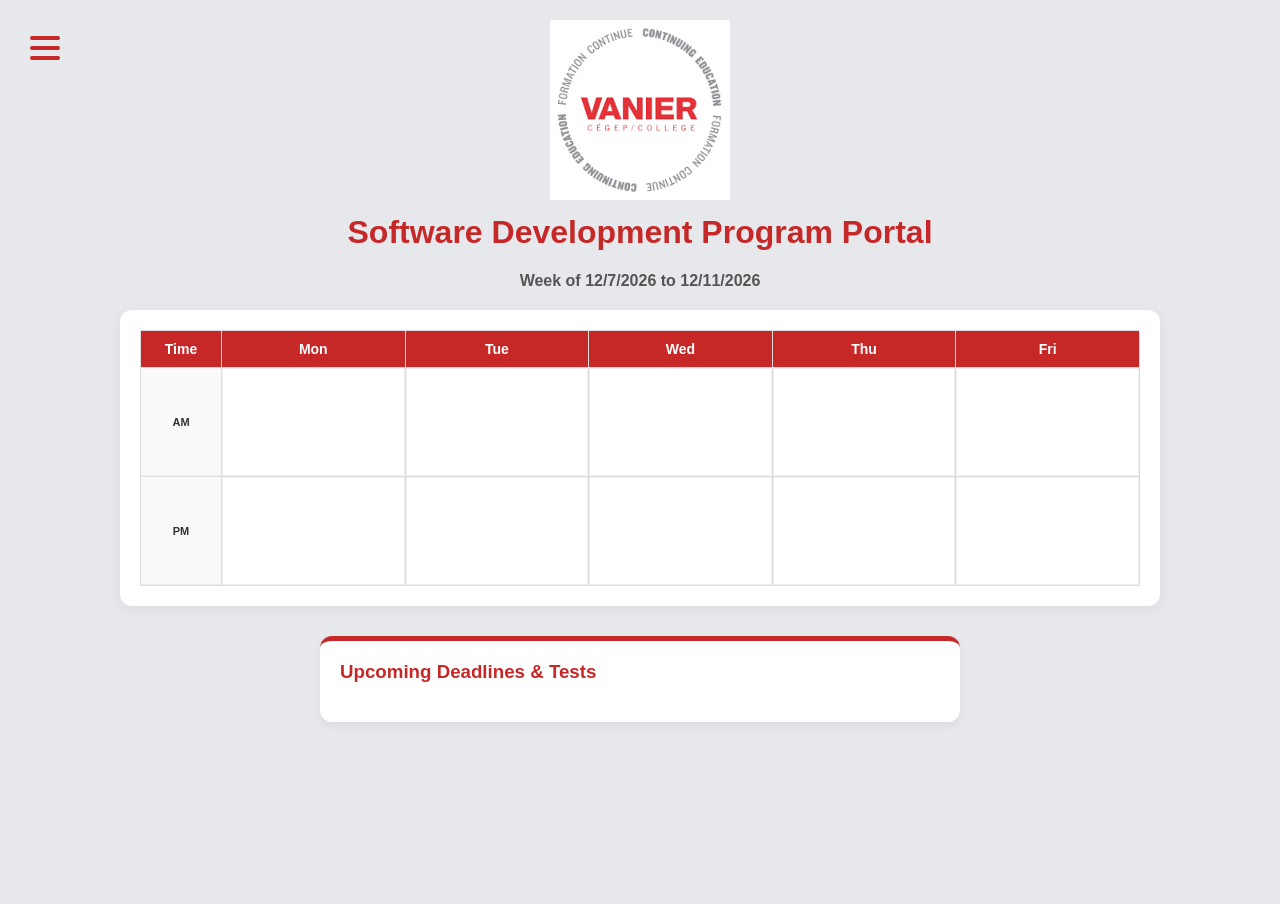
<file: index.html>
<!DOCTYPE html>
<html lang="en">
<head>
    <meta charset="UTF-8">
    <meta name="viewport" content="width=device-width, initial-scale=1.0">
    <title>Course Portal - Vanier College</title>
    <link rel="icon" type="image/jpeg" href="icon_vanier.png">
    <style>
        body, html {
            margin: 0; padding: 0; height: 100%;
            font-family: "Segoe UI", Arial, sans-serif;
            background: #e6e8ec; overflow: hidden; 
        }
        .menu-container {
            position: fixed; top: 20px; left: 20px;
            z-index: 1000; padding: 10px; cursor: pointer;
        }
        .hamburger {
            width: 30px; height: 4px; background-color: #c62828;
            margin: 6px 0; transition: 0.4s; border-radius: 2px;
        }
        .nav-drawer {
            position: fixed; top: 0; left: -280px; 
            width: 260px; height: 100%;
            background-color: #f3f4f6; box-shadow: 2px 0 10px rgba(0,0,0,0.1);
            transition: 0.3s ease; display: flex; flex-direction: column; padding-top: 80px;
        }
        /* .menu-container:hover .nav-drawer { left: 0; } */
        .nav-drawer a {
            padding: 18px 25px; text-decoration: none;
            color: #333; font-weight: bold; border-bottom: 1px solid #e0e0e0;
            transition: all 0.2s;
        }
        .nav-drawer a:hover { background-color: #ffffff; color: #c62828; padding-left: 35px; }
		.nav-drawer.open { left: 0; }
        .omnivox-menu-btn { text-align: center; padding: 20px 0; border-bottom: none !important; }
        .omnivox-menu-btn img { width: 180px; border-radius: 6px; transition: transform 0.2s; }
        .omnivox-menu-btn:hover img { transform: scale(1.05); }
        .content-frame { width: 100%; height: 100vh; border: none; background: #e6e8ec; }
    </style>
</head>
<body>

    <div class="menu-container" onclick="toggleMenu(event)">
		<div class="hamburger"></div>
		<div class="hamburger"></div>
		<div class="hamburger"></div>
	</div>

	<nav class="nav-drawer" id="navDrawer">
		<a href="index.html" onclick="closeMenu()">Main Page</a>
		<a href="Database.html" target="content-viewport" onclick="loadPage('Database.html')">Database (420-921-VA)</a>
		<a href="Programming2.html" target="content-viewport" onclick="loadPage('Programming2.html')">Programming 2 (420-920-VA)</a>
		<a href="https://vaniercollege.omnivox.ca/" target="_blank" class="omnivox-menu-btn" onclick="closeMenu()"><img src="logo_omnivox.jpg" alt="Omnivox"></a>
		<a href="https://ticfp.qc.ca/" target="_blank" class="omnivox-menu-btn" onclick="closeMenu()"><img src="logo-ticfp.png" alt="TicFP"></a>
	</nav>

    <iframe name="content-viewport" class="content-frame" srcdoc="
        <html>
        <head>
            <style>
                body { margin:0; padding:20px; font-family: 'Segoe UI', sans-serif; text-align: center; background: #e6e8ec; color: #333; }
                .schedule-container { max-width: 1000px; margin: 20px auto; padding: 20px; background: white; border-radius: 12px; box-shadow: 0 4px 15px rgba(0,0,0,0.05); }
                .schedule-grid { display: grid; grid-template-columns: 80px repeat(5, 1fr); gap: 1px; background: #ddd; border: 1px solid #ddd; }
                .grid-header { background: #c62828; color: white; padding: 10px; font-weight: bold; font-size: 14px; }
                .time-col { background: #f9f9f9; font-size: 11px; padding: 10px 5px; font-weight: bold; border-bottom: 1px solid #eee; display: flex; align-items: center; justify-content: center; }
                .day-cell { background: white; min-height: 90px; padding: 8px; font-size: 12px; display: flex; flex-direction: column; justify-content: center; border: 1px solid #f0f0f0; }
                .course-box { padding: 6px; border-radius: 4px; border-left: 3px solid #c62828; background: #fff5f5; text-align: left; margin-bottom: 4px; }
                .time-label { display: block; font-weight: bold; color: #c62828; font-size: 10px; }
                .deadline-container { max-width: 600px; margin: 30px auto; text-align: left; background: #fff; padding: 20px; border-radius: 12px; border-top: 5px solid #c62828; box-shadow: 0 4px 10px rgba(0,0,0,0.05); }
                .deadline-item { border-bottom: 1px solid #eee; padding: 10px 0; display: flex; justify-content: space-between; }
                .deadline-date { font-weight: bold; color: #c62828; width: 140px; }
            </style>
        </head>
        <body>
            <img src='logo_vanier.png' style='width: 180px;'>
            <h1 style='color: #c62828; margin-top: 10px;'>Software Development Program Portal</h1>
            <p id='week-range' style='font-weight: bold; color: #555;'></p>
            <div class='schedule-container'>
                <div class='schedule-grid' id='schedule-body'>
                    <div class='grid-header'>Time</div>
                    <div class='grid-header'>Mon</div><div class='grid-header'>Tue</div>
                    <div class='grid-header'>Wed</div><div class='grid-header'>Thu</div>
                    <div class='grid-header'>Fri</div>
                </div>
            </div>
            <div class='deadline-container'>
                <h3 style='margin-top:0; color:#c62828;'>Upcoming Deadlines & Tests</h3>
                <div id='deadline-list'></div>
            </div>

            <script>
                const c = { m: '<b>Math & Logic</b>', o: '<b>Operating Systems</b>', d: '<b>Database</b>', p: '<b>Programming</b>'};
                
                // Complete Schedule Data
                const scheduleData = {
				    '2026-04-27': { mon:[{t:'9:00-12:00',n:c.m},{t:'13:00-16:30',n:c.p,pm:1}], tue:[{t:'9:00-12:00',n:c.m},{t:'13:00-16:30',n:c.o,pm:1}], wed:[{t:'13:00-16:30',n:c.p,pm:1}], thu:[{t:'10:15-12:25',n:c.o}], fri:[{t:'9:00-12:00',n:c.p},{t:'13:00-15:00',n:c.o,pm:1}] },
                    '2026-05-04': { mon:[{t:'8:30-12:30',n:c.p},{t:'13:00-17:00',n:c.d,pm:1}], tue:[{t:'13:00-17:00',n:c.d,pm:1}], wed:[{t:'8:30-12:30',n:c.p},{t:'13:00-16:00',n:c.d,pm:1}], thu:[{t:'08:30-12:30',n:c.p},{t:'13:00-16:00',n:c.d,pm:1}], fri:[] },
                    '2026-05-11': { mon:[{t:'8:30-12:30',n:c.p},{t:'13:00-17:00',n:c.d,pm:1}], tue:[{t:'13:00-17:00',n:c.d,pm:1}], wed:[{t:'8:30-12:30',n:c.p},{t:'13:00-16:00',n:c.d,pm:1}], thu:[{t:'08:30-12:30',n:c.p},{t:'13:00-16:00',n:c.d,pm:1}], fri:[] },
                    '2026-05-18': { mon:[], tue:[{t:'13:00-17:00',n:c.d,pm:1}], wed:[{t:'8:30-12:30',n:c.p},{t:'13:00-16:00',n:c.d,pm:1}], thu:[{t:'08:30-12:30',n:c.p},{t:'13:00-16:00',n:c.d,pm:1}], fri:[] },
                    '2026-05-25': { mon:[{t:'8:30-12:30',n:c.p},{t:'13:00-17:00',n:c.d,pm:1}], tue:[{t:'13:00-17:00',n:c.d,pm:1}], wed:[{t:'8:30-12:30',n:c.p},{t:'13:00-16:00',n:c.d,pm:1}], thu:[{t:'08:30-12:30',n:c.p},{t:'13:00-16:00',n:c.d,pm:1}], fri:[] },
                    '2026-06-01': { mon:[{t:'8:30-12:30',n:c.p},{t:'13:00-17:00',n:c.d,pm:1}], tue:[{t:'13:00-17:00',n:c.d,pm:1}], wed:[{t:'8:30-12:30',n:c.p},{t:'13:00-16:00',n:c.d,pm:1}], thu:[{t:'08:30-13:00',n:c.p},{t:'13:00-16:00',n:c.d,pm:1}], fri:[] },
                    '2026-06-08': { mon:[{t:'8:30-12:30',n:c.p},{t:'13:00-17:00',n:c.d,pm:1}], tue:[{t:'13:00-17:00',n:c.d,pm:1}], wed:[{t:'8:30-12:30',n:c.p},{t:'13:00-16:00',n:c.d,pm:1}], thu:[{t:'08:30-13:00',n:c.p},{t:'13:00-16:00',n:c.d,pm:1}], fri:[] },
                    '2026-06-15': { mon:[{t:'8:30-12:30',n:c.p},{t:'13:00-17:00',n:c.d,pm:1}], tue:[{t:'13:00-17:00',n:c.d,pm:1}], wed:[{t:'8:30-12:30',n:c.p},{t:'13:00-16:00',n:c.d,pm:1}], thu:[{t:'08:30-13:00',n:c.p},{t:'13:00-16:00',n:c.d,pm:1}], fri:[] }
                };

                const deadlines = [
                    {d: '2026-04-02', msg: 'OpSys - Midterm'}, 
                    {d: '2026-04-10', msg: 'Java - Quiz #3'}, 
                    {d: '2026-04-20', msg: 'Math - Test #3'},
                    {d: '2026-04-24', msg: 'Java - Quiz #4'}, 
		            {d: '2026-04-28', msg: 'Math - Final Exam'},
		            {d: '2026-04-30', msg: 'OpSys - Final Exam'},
                    {d: '2026-05-01', msg: 'Java - Project Deadline + Presentation'}
                ];

                function init() {
                    const now = new Date();
                    let day = now.getDay();
                    // Saturday(6) or Sunday(0) logic to get next Monday
                    let offset = (day === 6) ? 2 : (day === 0) ? 1 : (1 - day);
                    const monday = new Date(now);
                    monday.setDate(now.getDate() + offset);
                    monday.setHours(0,0,0,0);
                    
                    const dateStr = monday.toISOString().split('T')[0];
                    const friday = new Date(monday); friday.setDate(monday.getDate() + 4);
                    document.getElementById('week-range').innerText = 'Week of ' + monday.toLocaleDateString() + ' to ' + friday.toLocaleDateString();

                    const currentSched = scheduleData[dateStr] || {mon:[],tue:[],wed:[],thu:[],fri:[]};
                    const grid = document.getElementById('schedule-body');

                    ['AM', 'PM'].forEach((period, pIdx) => {
                        grid.innerHTML += '<div class=\'time-col\'>' + period + '</div>';
                        ['mon','tue','wed','thu','fri'].forEach(d => {
                            const active = (currentSched[d] || []).filter(item => pIdx === 0 ? !item.pm : item.pm);
                            let cellHtml = '<div class=\'day-cell\'>';
                            active.forEach(a => { cellHtml += '<div class=\'course-box\'><span class=\'time-label\'>' + a.t + '</span>' + a.n + '</div>'; });
                            grid.innerHTML += cellHtml + '</div>';
                        });
                    });

                    const todayStr = new Date().toISOString().split('T')[0];
                    const dList = document.getElementById('deadline-list');
                    deadlines.forEach(item => {
                        if (item.d >= todayStr) {
                            dList.innerHTML += '<div class=\'deadline-item\'><span class=\'deadline-date\'>' + item.d + '</span><span>' + item.msg + '</span></div>';
                        }
                    });
                }
                init();
            </script>
        </body>
        </html>
    "></iframe>
	
	<script>
		const nav = document.getElementById('navDrawer');

		// Toggles the menu when clicking the hamburger
		function toggleMenu(event) {
			event.stopPropagation(); // Prevents clicking the hamburger from triggering window.onclick
			nav.classList.toggle('open');
		}

		// Explicitly closes the menu when a link is clicked
		function closeMenu() {
			nav.classList.remove('open');
		}

		// Helper for loading pages and closing menu
		function loadPage(pageUrl) {
			closeMenu();
			const frame = document.getElementsByName('content-viewport')[0];
			frame.src = pageUrl + '?t=' + new Date().getTime();
		}

		// Close menu if user clicks anywhere else on the screen
		window.onclick = function(event) {
			if (!nav.contains(event.target) && nav.classList.contains('open')) {
				closeMenu();
			}
		}
	</script>

</body>
</html>
</file>
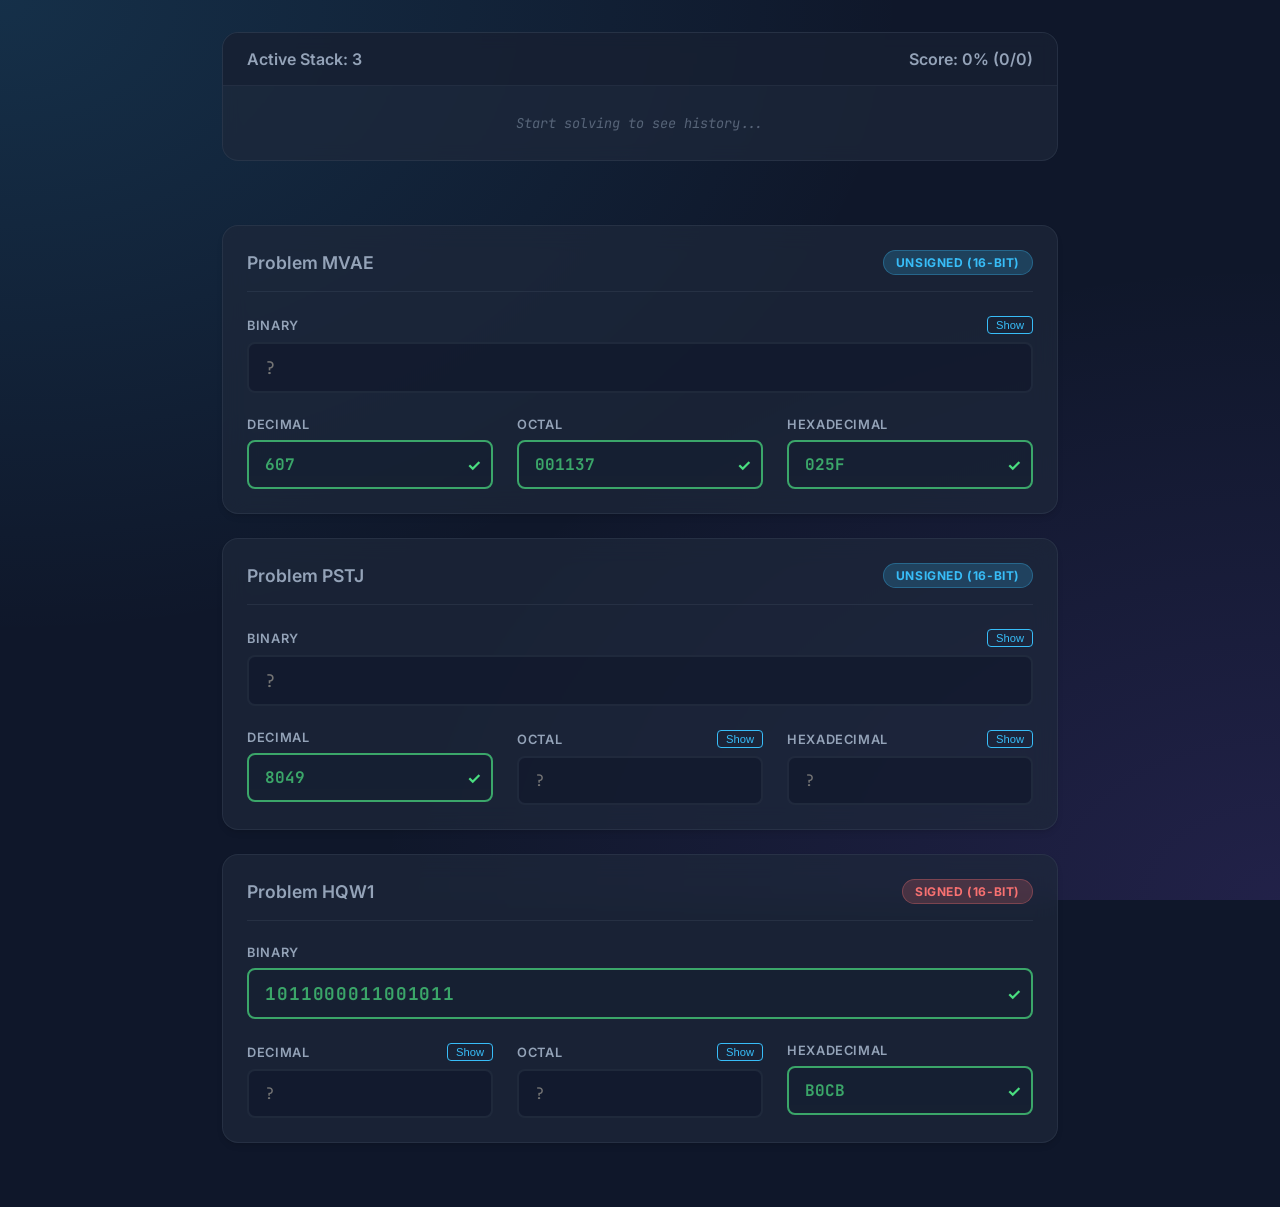
<file: NumConv/index.html>
<!DOCTYPE html>
<html lang="en">

<head>
    <meta charset="UTF-8">
    <meta name="viewport" content="width=device-width, initial-scale=1.0">
    <title>Number System Mastery</title>
    <link rel="preconnect" href="https://fonts.googleapis.com">
    <link rel="preconnect" href="https://fonts.gstatic.com" crossorigin>
    <link
        href="https://fonts.googleapis.com/css2?family=Inter:wght@400;500;700&family=JetBrains+Mono:wght@400;700&display=swap"
        rel="stylesheet">
    <link rel="stylesheet" href="style.css">
</head>

<body>
    <div class="app-container">

        <header>
            <div class="stats-container">
                <div class="score-board">
                    <span>Active Stack: 3</span>
                    <span>Score: <span id="score-percentage">0%</span> (<span id="score-ratio">0/0</span>)</span>
                </div>
                <div id="history-log" class="history-log">
                    <div class="history-placeholder">Start solving to see history...</div>
                </div>
            </div>
        </header>

        <main id="game-board">
            <!-- Cards will be injected here via JS -->
        </main>

        <!-- Explanation Modal -->
        <div id="modal-overlay" class="modal-overlay hidden">
            <div class="modal">
                <div class="modal-header">
                    <h2>Solution Steps</h2>
                    <button id="close-modal" class="close-btn">&times;</button>
                </div>
                <div id="modal-content" class="modal-content">
                    <!-- Content injected via JS -->
                </div>
            </div>
        </div>

        <footer>
            <!-- Footer content if any -->
        </footer>
    </div>
    <script src="script.js"></script>
</body>

</html>
</file>
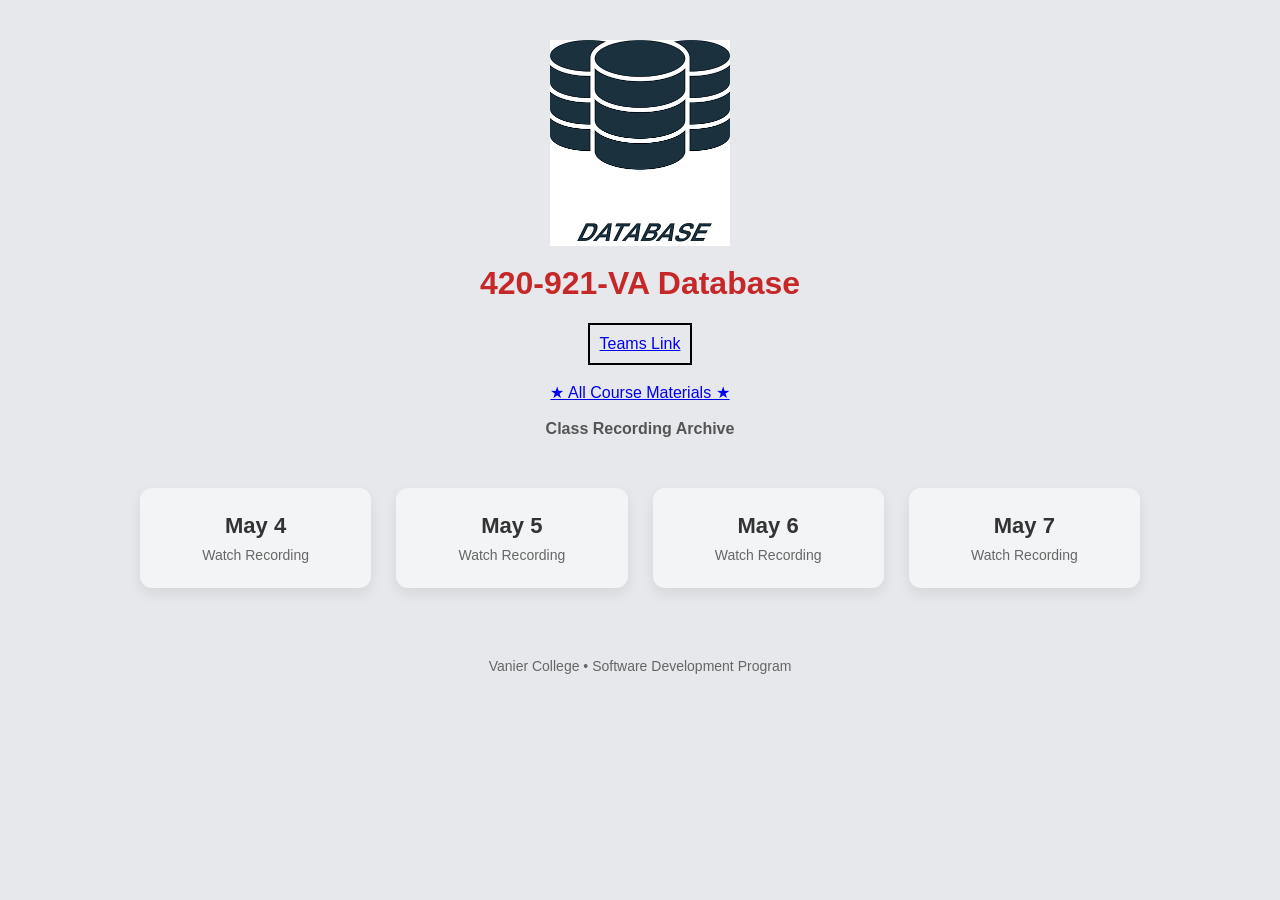
<file: Database.html>
<!DOCTYPE html>
<html lang="en">
<head>
<meta charset="UTF-8">
<meta name="viewport" content="width=device-width, initial-scale=1.0">

<title>420-921-VA Database</title>

<style>

body{
    font-family: "Segoe UI", Arial, sans-serif;
    margin:0;
    background:#e6e8ec;
    color:#2f2f2f;
}

header{
    text-align:center;
    padding:40px 20px 10px 20px;
}

header img{
    width:180px;
}

h1{
    margin-top:15px;
    font-size:32px;
    color:#c62828;
}

.subtitle{
    font-size:16px;
    color:#555;
}

.container{
    max-width:1000px;
    margin:auto;
    padding:40px 20px;
}

.grid{
    display:grid;
    grid-template-columns: repeat(auto-fit,minmax(220px,1fr));
    gap:25px;
}

.card{
    background:#f3f4f6;
    padding:25px;
    border-radius:12px;
    text-align:center;
    text-decoration:none;
    color:#333;
    box-shadow:0 6px 14px rgba(0,0,0,0.08);
    transition: all 0.25s ease;
}

.card:hover{
    transform:translateY(-6px);
    box-shadow:0 12px 24px rgba(0,0,0,0.15);
    background:#ffffff;
}

.date{
    font-size:22px;
    font-weight:bold;
    margin-bottom:8px;
}

.watch{
    font-size:14px;
    color:#666;
}

footer{
    text-align:center;
    padding:30px;
    color:#666;
    font-size:14px;
}

</style>
</head>

<body>

<header>

<img src="logo-database.jpg" alt="Vanier College Logo">

<h1>420-921-VA Database</h1>

<center>
<div class="zoom-link" style="border: 2px solid black; padding: 10px; width: fit-content;">
<a href="https://teams.microsoft.com/meet/252369566509972?p=Jk9Ge4fEh3v1WGS7JU" target="_blank" rel="noopener noreferrer" style="margin-top: 0;">
Teams Link
</a>
</div>
</center>

<br>
    
<div class="practice">
<a href="https://drive.google.com/drive/folders/17MXLM-O2hdEpGyTIuxJCz5R8mPYYGF-X?usp=drive_link" target="_blank">
&#9733; All Course Materials &#9733;
</a>
</div>

<br>

<div class="subtitle">
<b>Class Recording Archive</b>
</div>

</header>

<div class="container">

<div class="grid">

<a class="card" href="" target="_blank">
<div class="date">May 4</div>
<div class="watch">Watch Recording</div>
</a>

<a class="card" href="" target="_blank">
<div class="date">May 5</div>
<div class="watch">Watch Recording</div>
</a>

<a class="card" href="" target="_blank">
<div class="date">May 6</div>
<div class="watch">Watch Recording</div>
</a>

<a class="card" href="" target="_blank">
<div class="date">May 7</div>
<div class="watch">Watch Recording</div>
</a>


</div>

</div>

<footer>
Vanier College • Software Development Program
</footer>

</body>
</html>
</file>
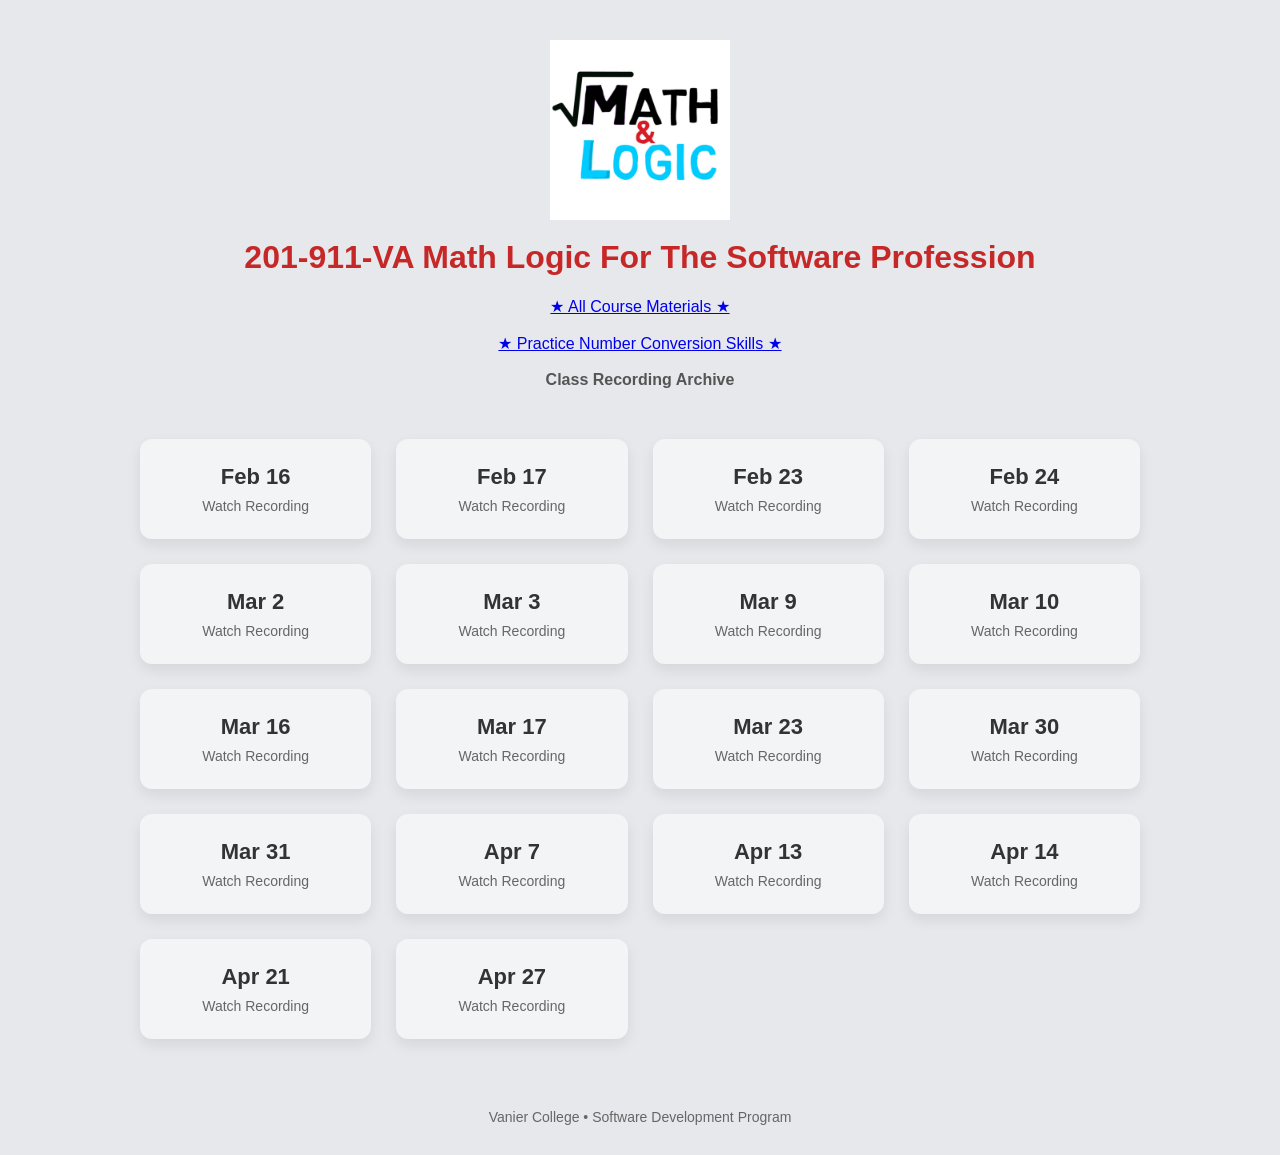
<file: MathLogic.html>
<!DOCTYPE html>
<html lang="en">
<head>
<meta charset="UTF-8">
<meta name="viewport" content="width=device-width, initial-scale=1.0">

<title>201-911-VA Math Logic For The Software Profession</title>

<style>

body{
    font-family: "Segoe UI", Arial, sans-serif;
    margin:0;
    background:#e6e8ec;
    color:#2f2f2f;
}

header{
    text-align:center;
    padding:40px 20px 10px 20px;
}

header img{
    width:180px;
}

h1{
    margin-top:15px;
    font-size:32px;
    color:#c62828;
}

.subtitle{
    font-size:16px;
    color:#555;
}

.container{
    max-width:1000px;
    margin:auto;
    padding:40px 20px;
}

.grid{
    display:grid;
    grid-template-columns: repeat(auto-fit,minmax(220px,1fr));
    gap:25px;
}

.card{
    background:#f3f4f6;
    padding:25px;
    border-radius:12px;
    text-align:center;
    text-decoration:none;
    color:#333;
    box-shadow:0 6px 14px rgba(0,0,0,0.08);
    transition: all 0.25s ease;
}

.card:hover{
    transform:translateY(-6px);
    box-shadow:0 12px 24px rgba(0,0,0,0.15);
    background:#ffffff;
}

.date{
    font-size:22px;
    font-weight:bold;
    margin-bottom:8px;
}

.watch{
    font-size:14px;
    color:#666;
}

footer{
    text-align:center;
    padding:30px;
    color:#666;
    font-size:14px;
}

</style>
</head>

<body>

<header>

<img src="logo-mathlogic.jpg" alt="Vanier College Logo">

<h1>201-911-VA Math Logic For The Software Profession</h1>

<div class="practice">
<a href="https://drive.google.com/drive/folders/14D3Cvx0SG1pGQz2zBkCUpHmeC-f0gG_3?usp=drive_link" target="_blank">
&#9733; All Course Materials &#9733;
</a>
</div>

<br>

<div class="practice">
<a href="https://wkydanny.github.io/Vanier/NumConv/" target="_blank">
&#9733; Practice Number Conversion Skills &#9733;
</a>
</div>

<br>

<div class="subtitle">
<b>Class Recording Archive</b>
</div>

</header>

<div class="container">

<div class="grid">

<a class="card" href="https://teams.microsoft.com/l/meetingrecap?driveId=b%21BjbOkScD80Slu-wdxa2z9xHKB9Tl5OtHlixPNUpipJAq42QIuWbFQYgRcwevkErJ&driveItemId=01GWF6R46TYDJEGQ6S75HKCARPSUV5FBOW&sitePath=https%3A%2F%2Feduvaniercollegeqc-my.sharepoint.com%2F%3Av%3A%2Fg%2Fpersonal%2Fcebanur_vaniercollege_qc_ca%2FIQDTwNJDQ9L_TqECL5Ur0oXWAeidUz92JIbsfAGeMqWnNvM&fileUrl=https%3A%2F%2Feduvaniercollegeqc-my.sharepoint.com%2F%3Av%3A%2Fg%2Fpersonal%2Fcebanur_vaniercollege_qc_ca%2FIQDTwNJDQ9L_TqECL5Ur0oXWAeidUz92JIbsfAGeMqWnNvM&threadId=19%3Ameeting_NWQ0MGFiNGQtNGFhOC00NjQ4LWIyODMtMGQ2ZDNjMWY4MmFj%40thread.v2&organizerId=0273ecea-f4b2-44b4-a0d6-bb2a71a423c8&tenantId=1128895a-e5ab-4c15-9f22-395ad8975d78&callId=4265c394-1327-4600-9d67-4cf26683753c&threadType=Meeting&meetingType=Scheduled&subType=RecapSharingLink_RecapChiclet" target="_blank">
<div class="date">Feb 16</div>
<div class="watch">Watch Recording</div>
</a>

<a class="card" href="https://teams.microsoft.com/l/meetingrecap?driveId=b%21BjbOkScD80Slu-wdxa2z9xHKB9Tl5OtHlixPNUpipJAq42QIuWbFQYgRcwevkErJ&driveItemId=01GWF6R46W66GR6OQGZFDKKREJPXK7NIIQ&sitePath=https%3A%2F%2Feduvaniercollegeqc-my.sharepoint.com%2F%3Av%3A%2Fg%2Fpersonal%2Fcebanur_vaniercollege_qc_ca%2FIQDW940fOgbJRqVEiX3V9qEQAfhvN6yrTawuHZwGA6I5lEg&fileUrl=https%3A%2F%2Feduvaniercollegeqc-my.sharepoint.com%2F%3Av%3A%2Fg%2Fpersonal%2Fcebanur_vaniercollege_qc_ca%2FIQDW940fOgbJRqVEiX3V9qEQAfhvN6yrTawuHZwGA6I5lEg&threadId=19%3Ameeting_YTBmYmVhYjAtNDFiYy00MDQyLWIzNzYtOTUxYzVhOGY2YTdk%40thread.v2&organizerId=0273ecea-f4b2-44b4-a0d6-bb2a71a423c8&tenantId=1128895a-e5ab-4c15-9f22-395ad8975d78&callId=2326d0f9-a737-407b-bd64-18cbf8d209c7&threadType=Meeting&meetingType=Scheduled&subType=RecapSharingLink_RecapChiclet" target="_blank">
<div class="date">Feb 17</div>
<div class="watch">Watch Recording</div>
</a>

<a class="card" href="https://teams.microsoft.com/l/meetingrecap?driveId=b%21BjbOkScD80Slu-wdxa2z9xHKB9Tl5OtHlixPNUpipJAq42QIuWbFQYgRcwevkErJ&driveItemId=01GWF6R467PL5YEQFMMJB3BO4L3K4FPFO3&sitePath=https%3A%2F%2Feduvaniercollegeqc-my.sharepoint.com%2F%3Av%3A%2Fg%2Fpersonal%2Fcebanur_vaniercollege_qc_ca%2FIQDfevuCQKxiQ7C7i9q4V5XbAbQfytgDmT8PtxhH57edx3s&fileUrl=https%3A%2F%2Feduvaniercollegeqc-my.sharepoint.com%2F%3Av%3A%2Fg%2Fpersonal%2Fcebanur_vaniercollege_qc_ca%2FIQDfevuCQKxiQ7C7i9q4V5XbAbQfytgDmT8PtxhH57edx3s&threadId=19%3Ameeting_MTIxYjQ1NTUtNTAwMi00ZDY0LTk1ZWEtMjRhY2FjMTYwNTRm%40thread.v2&organizerId=0273ecea-f4b2-44b4-a0d6-bb2a71a423c8&tenantId=1128895a-e5ab-4c15-9f22-395ad8975d78&callId=1a1159e1-ddfb-434c-af99-b1781f0c9c32&threadType=Meeting&meetingType=Scheduled&subType=RecapSharingLink_RecapChiclet" target="_blank">
<div class="date">Feb 23</div>
<div class="watch">Watch Recording</div>
</a>

<a class="card" href="https://teams.microsoft.com/l/meetingrecap?driveId=b%21BjbOkScD80Slu-wdxa2z9xHKB9Tl5OtHlixPNUpipJAq42QIuWbFQYgRcwevkErJ&driveItemId=01GWF6R44SWFZKAJ37FRD3U4SWPH3ZA7TA&sitePath=https%3A%2F%2Feduvaniercollegeqc-my.sharepoint.com%2F%3Av%3A%2Fg%2Fpersonal%2Fcebanur_vaniercollege_qc_ca%2FIQCSsXKgJ38sR7pyVnn3kH5gAROVDHYENDJzDOOtJ5dkADQ&fileUrl=https%3A%2F%2Feduvaniercollegeqc-my.sharepoint.com%2F%3Av%3A%2Fg%2Fpersonal%2Fcebanur_vaniercollege_qc_ca%2FIQCSsXKgJ38sR7pyVnn3kH5gAROVDHYENDJzDOOtJ5dkADQ&threadId=19%3Ameeting_ODQ3MzJmMTYtZDY3Zi00Nzc5LWI4NTUtZDUxOTA4ZjJhNjBk%40thread.v2&organizerId=0273ecea-f4b2-44b4-a0d6-bb2a71a423c8&tenantId=1128895a-e5ab-4c15-9f22-395ad8975d78&callId=880b376d-ae74-4eea-9e28-00ca94652266&threadType=Meeting&meetingType=Scheduled&subType=RecapSharingLink_RecapChiclet" target="_blank">
<div class="date">Feb 24</div>
<div class="watch">Watch Recording</div>
</a>

<a class="card" href="https://teams.microsoft.com/l/meetingrecap?driveId=b%21BjbOkScD80Slu-wdxa2z9xHKB9Tl5OtHlixPNUpipJAq42QIuWbFQYgRcwevkErJ&driveItemId=01GWF6R46U3K353MGNDZGJZV44A5PYF3EK&sitePath=https%3A%2F%2Feduvaniercollegeqc-my.sharepoint.com%2F%3Av%3A%2Fg%2Fpersonal%2Fcebanur_vaniercollege_qc_ca%2FIQDU2rfdsM0eTJzXnAdfguyKAeJoGk6XY7QrKYWm_f-0UJY&fileUrl=https%3A%2F%2Feduvaniercollegeqc-my.sharepoint.com%2F%3Av%3A%2Fg%2Fpersonal%2Fcebanur_vaniercollege_qc_ca%2FIQDU2rfdsM0eTJzXnAdfguyKAeJoGk6XY7QrKYWm_f-0UJY&threadId=19%3Ameeting_ZTY0NTdkZTItMmJlOS00ODQ3LWFmODktOTNiN2JiMTJlZmU0%40thread.v2&organizerId=0273ecea-f4b2-44b4-a0d6-bb2a71a423c8&tenantId=1128895a-e5ab-4c15-9f22-395ad8975d78&callId=4161e4a0-5f27-41d5-a426-f94f702270d3&threadType=Meeting&meetingType=Scheduled&subType=RecapSharingLink_RecapChiclet" target="_blank">
<div class="date">Mar 2</div>
<div class="watch">Watch Recording</div>
</a>

<a class="card" href="https://teams.microsoft.com/l/meetingrecap?driveId=b%21BjbOkScD80Slu-wdxa2z9xHKB9Tl5OtHlixPNUpipJAq42QIuWbFQYgRcwevkErJ&driveItemId=01GWF6R436YWIHUXE6XRC3QMXMN6M52CNX&sitePath=https%3A%2F%2Feduvaniercollegeqc-my.sharepoint.com%2F%3Av%3A%2Fg%2Fpersonal%2Fcebanur_vaniercollege_qc_ca%2FIQB-xZB6XJ68Rbgy7G-Z3Qm3AfP5UGjvrP-h-p8eXI1vS7Q&fileUrl=https%3A%2F%2Feduvaniercollegeqc-my.sharepoint.com%2F%3Av%3A%2Fg%2Fpersonal%2Fcebanur_vaniercollege_qc_ca%2FIQB-xZB6XJ68Rbgy7G-Z3Qm3AfP5UGjvrP-h-p8eXI1vS7Q&threadId=19%3Ameeting_YjBlYTU4ZTMtZTQ0NC00NjUzLTkzNWItNDkyNzZlMTQ3ZGEz%40thread.v2&organizerId=0273ecea-f4b2-44b4-a0d6-bb2a71a423c8&tenantId=1128895a-e5ab-4c15-9f22-395ad8975d78&callId=8a05c488-0e07-44b5-a5fb-e5a18eea9ebc&threadType=Meeting&meetingType=Scheduled&subType=RecapSharingLink_RecapChiclet" target="_blank">
<div class="date">Mar 3</div>
<div class="watch">Watch Recording</div>
</a>

<a class="card" href="https://teams.microsoft.com/l/meetingrecap?driveId=b%21BjbOkScD80Slu-wdxa2z9xHKB9Tl5OtHlixPNUpipJAq42QIuWbFQYgRcwevkErJ&driveItemId=01GWF6R4ZTNG6AMADHGNGJCLUFFWF2Z7CV&sitePath=https%3A%2F%2Feduvaniercollegeqc-my.sharepoint.com%2F%3Av%3A%2Fg%2Fpersonal%2Fcebanur_vaniercollege_qc_ca%2FIQAzabwGAGczTJEuhS2LrPxVAYdQ_wV1yDgONQqsDsTx_2I&fileUrl=https%3A%2F%2Feduvaniercollegeqc-my.sharepoint.com%2F%3Av%3A%2Fg%2Fpersonal%2Fcebanur_vaniercollege_qc_ca%2FIQAzabwGAGczTJEuhS2LrPxVAYdQ_wV1yDgONQqsDsTx_2I&threadId=19%3Ameeting_MDlmYzljMGMtM2I3OS00MTJlLWI5OGMtMGM3ZGJiNDhiMDli%40thread.v2&organizerId=0273ecea-f4b2-44b4-a0d6-bb2a71a423c8&tenantId=1128895a-e5ab-4c15-9f22-395ad8975d78&callId=2fd08c8c-7dec-4f9d-b07a-44512abaf9ce&threadType=Meeting&meetingType=Scheduled&subType=RecapSharingLink_RecapChiclet" target="_blank">
<div class="date">Mar 9</div>
<div class="watch">Watch Recording</div>
</a>

<a class="card" href="https://teams.microsoft.com/l/meetingrecap?driveId=b%21BjbOkScD80Slu-wdxa2z9xHKB9Tl5OtHlixPNUpipJAq42QIuWbFQYgRcwevkErJ&driveItemId=01GWF6R44NDB2GKY47CBHJGYDY2WITTDII&sitePath=https%3A%2F%2Feduvaniercollegeqc-my.sharepoint.com%2F%3Av%3A%2Fg%2Fpersonal%2Fcebanur_vaniercollege_qc_ca%2FIQCNGHRlY58QTpNgeNWROY0IAe4AbkKR9JB5EfN39d0N7QI&fileUrl=https%3A%2F%2Feduvaniercollegeqc-my.sharepoint.com%2F%3Av%3A%2Fg%2Fpersonal%2Fcebanur_vaniercollege_qc_ca%2FIQCNGHRlY58QTpNgeNWROY0IAe4AbkKR9JB5EfN39d0N7QI&threadId=19%3Ameeting_YmExNDkzZDktZjg0NC00OTE0LTg3NTctNzJjYmUyN2EyZWU1%40thread.v2&organizerId=0273ecea-f4b2-44b4-a0d6-bb2a71a423c8&tenantId=1128895a-e5ab-4c15-9f22-395ad8975d78&callId=c69e7032-19dc-412a-86bb-cd45959a4406&threadType=Meeting&meetingType=Scheduled&subType=RecapSharingLink_RecapChiclet" target="_blank">
<div class="date">Mar 10</div>
<div class="watch">Watch Recording</div>
</a>

<a class="card" href="https://teams.microsoft.com/l/meetingrecap?driveId=b%21BjbOkScD80Slu-wdxa2z9xHKB9Tl5OtHlixPNUpipJAq42QIuWbFQYgRcwevkErJ&driveItemId=01GWF6R47S6CKVR47CGNAJWNBPOJ6QMLF4&sitePath=https%3A%2F%2Feduvaniercollegeqc-my.sharepoint.com%2F%3Av%3A%2Fg%2Fpersonal%2Fcebanur_vaniercollege_qc_ca%2FIQDy8JVY8-IzQJs0L3J9Biy8AeINC7Fqk9-t2t5o9SZI04g&fileUrl=https%3A%2F%2Feduvaniercollegeqc-my.sharepoint.com%2F%3Av%3A%2Fg%2Fpersonal%2Fcebanur_vaniercollege_qc_ca%2FIQDy8JVY8-IzQJs0L3J9Biy8AeINC7Fqk9-t2t5o9SZI04g&threadId=19%3Ameeting_MDAyNDhjZDEtNzYwOC00MzVmLTlhNDktZjA4MDIwODJiMTli%40thread.v2&organizerId=0273ecea-f4b2-44b4-a0d6-bb2a71a423c8&tenantId=1128895a-e5ab-4c15-9f22-395ad8975d78&callId=cc20b7b9-61e0-44d2-99fb-0ab354190704&threadType=Meeting&meetingType=Scheduled&subType=RecapSharingLink_RecapChiclet" target="_blank">
<div class="date">Mar 16</div>
<div class="watch">Watch Recording</div>
</a>

<a class="card" href="https://teams.microsoft.com/l/meetingrecap?driveId=b%21BjbOkScD80Slu-wdxa2z9xHKB9Tl5OtHlixPNUpipJAq42QIuWbFQYgRcwevkErJ&driveItemId=01GWF6R47FFKVJIQIHLFBZJGZKPRREOMMR&sitePath=https%3A%2F%2Feduvaniercollegeqc-my.sharepoint.com%2F%3Av%3A%2Fg%2Fpersonal%2Fcebanur_vaniercollege_qc_ca%2FIQDlKqqUQQdZQ5SbKnxiRzGRAdk6egT-FCr-Y4zdGQ40IBQ&fileUrl=https%3A%2F%2Feduvaniercollegeqc-my.sharepoint.com%2F%3Av%3A%2Fg%2Fpersonal%2Fcebanur_vaniercollege_qc_ca%2FIQDlKqqUQQdZQ5SbKnxiRzGRAdk6egT-FCr-Y4zdGQ40IBQ&threadId=19%3Ameeting_M2M5ZWRkOWQtYzFlOS00ZGQ3LTllYzQtMDg2MWQ3OGVmMTE1%40thread.v2&organizerId=0273ecea-f4b2-44b4-a0d6-bb2a71a423c8&tenantId=1128895a-e5ab-4c15-9f22-395ad8975d78&callId=d5560b66-85eb-40ea-8131-31140b577730&threadType=Meeting&meetingType=Scheduled&subType=RecapSharingLink_RecapChiclet" target="_blank">
<div class="date">Mar 17</div>
<div class="watch">Watch Recording</div>
</a>

<a class="card" href="https://teams.microsoft.com/l/meetingrecap?driveId=b%21BjbOkScD80Slu-wdxa2z9xHKB9Tl5OtHlixPNUpipJAq42QIuWbFQYgRcwevkErJ&driveItemId=01GWF6R4Y2IBCOWE3ONBFZ6FAAT364LSQK&sitePath=https%3A%2F%2Feduvaniercollegeqc-my.sharepoint.com%2F%3Av%3A%2Fg%2Fpersonal%2Fcebanur_vaniercollege_qc_ca%2FIQAaQETrE25oS58UAJ79xcoKATeVqujN3kbtn3TfCLtzeM0&fileUrl=https%3A%2F%2Feduvaniercollegeqc-my.sharepoint.com%2F%3Av%3A%2Fg%2Fpersonal%2Fcebanur_vaniercollege_qc_ca%2FIQAaQETrE25oS58UAJ79xcoKATeVqujN3kbtn3TfCLtzeM0&threadId=19%3Ameeting_MGZjOTU4YmEtMWI2MS00MmNkLTgwYzEtMGQ2NjlkMTUxYWFh%40thread.v2&organizerId=0273ecea-f4b2-44b4-a0d6-bb2a71a423c8&tenantId=1128895a-e5ab-4c15-9f22-395ad8975d78&callId=4e7b2ad4-73f3-44da-9458-e4ff3b65b7ea&threadType=Meeting&meetingType=Scheduled&subType=RecapSharingLink_RecapChiclet" target="_blank">
<div class="date">Mar 23</div>
<div class="watch">Watch Recording</div>
</a>

<a class="card" href="https://teams.microsoft.com/l/meetingrecap?driveId=b%21BjbOkScD80Slu-wdxa2z9xHKB9Tl5OtHlixPNUpipJAq42QIuWbFQYgRcwevkErJ&driveItemId=01GWF6R46PSMJJJ42ASZELTPODW3XQQR6H&sitePath=https%3A%2F%2Feduvaniercollegeqc-my.sharepoint.com%2F%3Av%3A%2Fg%2Fpersonal%2Fcebanur_vaniercollege_qc_ca%2FIQDPkxKU80CWSLm9w7bvCEfHAWNHTNFsATQY6-Hj4d6bqeo&fileUrl=https%3A%2F%2Feduvaniercollegeqc-my.sharepoint.com%2F%3Av%3A%2Fg%2Fpersonal%2Fcebanur_vaniercollege_qc_ca%2FIQDPkxKU80CWSLm9w7bvCEfHAWNHTNFsATQY6-Hj4d6bqeo&threadId=19%3Ameeting_NmU1NmNlYTctOWFiMS00MTlmLTgxYzgtZjMzYzFhNjAyZDdh%40thread.v2&organizerId=0273ecea-f4b2-44b4-a0d6-bb2a71a423c8&tenantId=1128895a-e5ab-4c15-9f22-395ad8975d78&callId=837e2531-98b9-48de-81f8-37f296a5dcdc&threadType=Meeting&meetingType=Scheduled&subType=RecapSharingLink_RecapChiclet" target="_blank">
<div class="date">Mar 30</div>
<div class="watch">Watch Recording</div>
</a>

<a class="card" href="https://teams.microsoft.com/l/meetingrecap?driveId=b%21BjbOkScD80Slu-wdxa2z9xHKB9Tl5OtHlixPNUpipJAq42QIuWbFQYgRcwevkErJ&driveItemId=01GWF6R44KBDW5XJD6SBFIO565DFWB5J4L&sitePath=https%3A%2F%2Feduvaniercollegeqc-my.sharepoint.com%2F%3Av%3A%2Fg%2Fpersonal%2Fcebanur_vaniercollege_qc_ca%2FIQCKCO3bpH6QSod33RlsHqeLAcDsjPmfBiC5jOCs46PHDYU&fileUrl=https%3A%2F%2Feduvaniercollegeqc-my.sharepoint.com%2F%3Av%3A%2Fg%2Fpersonal%2Fcebanur_vaniercollege_qc_ca%2FIQCKCO3bpH6QSod33RlsHqeLAcDsjPmfBiC5jOCs46PHDYU&threadId=19%3Ameeting_NzFkZWJkYTEtZDcwYi00ZmE0LWFmZmItZGVhNzdhYmQ5ODQ2%40thread.v2&organizerId=0273ecea-f4b2-44b4-a0d6-bb2a71a423c8&tenantId=1128895a-e5ab-4c15-9f22-395ad8975d78&callId=01f822ad-4d39-4a3a-b730-35bcee493bba&threadType=Meeting&meetingType=Scheduled&subType=RecapSharingLink_RecapChiclet" target="_blank">
<div class="date">Mar 31</div>
<div class="watch">Watch Recording</div>
</a>

<a class="card" href="https://teams.microsoft.com/l/meetingrecap?driveId=b%21BjbOkScD80Slu-wdxa2z9xHKB9Tl5OtHlixPNUpipJAq42QIuWbFQYgRcwevkErJ&driveItemId=01GWF6R45R7WXBE7GSONCLAWFF65ZXIRRA&sitePath=https%3A%2F%2Feduvaniercollegeqc-my.sharepoint.com%2F%3Av%3A%2Fg%2Fpersonal%2Fcebanur_vaniercollege_qc_ca%2FIQCx_a4SfNJzRLBYpfdzdEYgAf2ycPjpmkoOIEatcuXMQOU&fileUrl=https%3A%2F%2Feduvaniercollegeqc-my.sharepoint.com%2F%3Av%3A%2Fg%2Fpersonal%2Fcebanur_vaniercollege_qc_ca%2FIQCx_a4SfNJzRLBYpfdzdEYgAf2ycPjpmkoOIEatcuXMQOU&threadId=19%3Ameeting_MjNmNzFmNzYtOGYxZS00Yjc2LTk0MTQtNjk3MjJkYjhiYTli%40thread.v2&organizerId=0273ecea-f4b2-44b4-a0d6-bb2a71a423c8&tenantId=1128895a-e5ab-4c15-9f22-395ad8975d78&callId=5c2be21b-0dc9-45a0-b633-cbca82d73713&threadType=Meeting&meetingType=Scheduled&subType=RecapSharingLink_RecapChiclet" target="_blank">
<div class="date">Apr 7</div>
<div class="watch">Watch Recording</div>
</a>

<a class="card" href="https://teams.microsoft.com/l/meetingrecap?driveId=b%217lqU_umHA0Cfb_WKsNbLBWU0qxQZhFpJg_vMG0MfOOpkN9XeDrr5R7_EmiBgE4wR&driveItemId=01OEEFLTOLIXFJUXL5YBGYFW565XCDJ65B&sitePath=https%3A%2F%2Feduvaniercollegeqc-my.sharepoint.com%2F%3Av%3A%2Fg%2Fpersonal%2Fwangb_vaniercollege_qc_ca%2FIQDLRcqaXX3ATYLbvu3ENPuhAcr6NrL44vxks3BXADXtXss&fileUrl=https%3A%2F%2Feduvaniercollegeqc-my.sharepoint.com%2F%3Av%3A%2Fg%2Fpersonal%2Fwangb_vaniercollege_qc_ca%2FIQDLRcqaXX3ATYLbvu3ENPuhAcr6NrL44vxks3BXADXtXss&threadId=19%3Ameeting_M2ZiOTNjZTktMjlmNy00YmQ1LWJmOTgtNzY2NGY4NjdiMDU3%40thread.v2&organizerId=28fb2a2a-4788-4d22-ba16-e842b47fe717&tenantId=1128895a-e5ab-4c15-9f22-395ad8975d78&callId=b68bc0be-54ef-4391-aed6-fc266ca730d8&threadType=Meeting&meetingType=Scheduled&subType=RecapSharingLink_RecapChiclet" target="_blank">
<div class="date">Apr 13</div>
<div class="watch">Watch Recording</div>
</a>

<a class="card" href="https://teams.microsoft.com/l/meetingrecap?driveId=b%21BjbOkScD80Slu-wdxa2z9xHKB9Tl5OtHlixPNUpipJAq42QIuWbFQYgRcwevkErJ&driveItemId=01GWF6R4YQ3UHOLJ46DZAI6HL6NGQLNJHN&sitePath=https%3A%2F%2Feduvaniercollegeqc-my.sharepoint.com%2F%3Av%3A%2Fg%2Fpersonal%2Fcebanur_vaniercollege_qc_ca%2FIQAQ3Q7lp54eQI8dfmmgtqTtAdrJO5cnHCQLu36iHX2vgoQ&fileUrl=https%3A%2F%2Feduvaniercollegeqc-my.sharepoint.com%2F%3Av%3A%2Fg%2Fpersonal%2Fcebanur_vaniercollege_qc_ca%2FIQAQ3Q7lp54eQI8dfmmgtqTtAdrJO5cnHCQLu36iHX2vgoQ&threadId=19%3Ameeting_ZTcwOGY1NTUtMjU1YS00MzM3LTg1NmEtMjliYzdjZjkzZmMw%40thread.v2&organizerId=0273ecea-f4b2-44b4-a0d6-bb2a71a423c8&tenantId=1128895a-e5ab-4c15-9f22-395ad8975d78&callId=aa155d0a-fab0-4e16-8235-aef67865377e&threadType=Meeting&meetingType=Scheduled&subType=RecapSharingLink_RecapChiclet" target="_blank">
<div class="date">Apr 14</div>
<div class="watch">Watch Recording</div>
</a>

<a class="card" href="https://teams.microsoft.com/l/meetingrecap?driveId=b%21BjbOkScD80Slu-wdxa2z9xHKB9Tl5OtHlixPNUpipJAq42QIuWbFQYgRcwevkErJ&driveItemId=01GWF6R46CRRKLW27RSFA2E3IOJD7M75FF&sitePath=https%3A%2F%2Feduvaniercollegeqc-my.sharepoint.com%2F%3Av%3A%2Fg%2Fpersonal%2Fcebanur_vaniercollege_qc_ca%2FIQDCjFS7a_GRQaJtDkj-z_SlAb46N9ZdUvAs4rTCb0kDG3k&fileUrl=https%3A%2F%2Feduvaniercollegeqc-my.sharepoint.com%2F%3Av%3A%2Fg%2Fpersonal%2Fcebanur_vaniercollege_qc_ca%2FIQDCjFS7a_GRQaJtDkj-z_SlAb46N9ZdUvAs4rTCb0kDG3k&threadId=19%3Ameeting_MzMyY2Y5YjctOGFmYS00YTg1LWE3ZjgtZGNmMDQzNzgzNjc3%40thread.v2&organizerId=0273ecea-f4b2-44b4-a0d6-bb2a71a423c8&tenantId=1128895a-e5ab-4c15-9f22-395ad8975d78&callId=93a57623-43bc-46c8-b93d-99e6eeb227b1&threadType=Meeting&meetingType=Scheduled&subType=RecapSharingLink_RecapChiclet" target="_blank">
<div class="date">Apr 21</div>
<div class="watch">Watch Recording</div>
</a>

<a class="card" href="https://teams.microsoft.com/l/meetingrecap?driveId=b%21BjbOkScD80Slu-wdxa2z9xHKB9Tl5OtHlixPNUpipJAq42QIuWbFQYgRcwevkErJ&driveItemId=01GWF6R43JDTKNBSJ5OZGZOGTOE2HFV6VR&sitePath=https%3A%2F%2Feduvaniercollegeqc-my.sharepoint.com%2F%3Av%3A%2Fg%2Fpersonal%2Fcebanur_vaniercollege_qc_ca%2FIQBpHNTQyT12TZcabiaOWvqxAapK3J6sEct-B91ZBiogX7M&fileUrl=https%3A%2F%2Feduvaniercollegeqc-my.sharepoint.com%2F%3Av%3A%2Fg%2Fpersonal%2Fcebanur_vaniercollege_qc_ca%2FIQBpHNTQyT12TZcabiaOWvqxAapK3J6sEct-B91ZBiogX7M&threadId=19%3Ameeting_Y2JhN2VkMGMtNTkxYy00ODg0LWJhMmMtN2U3YzU3NWZkMGM3%40thread.v2&organizerId=0273ecea-f4b2-44b4-a0d6-bb2a71a423c8&tenantId=1128895a-e5ab-4c15-9f22-395ad8975d78&callId=19f36157-ad33-4092-bbaf-a42086fc1de6&threadType=Meeting&meetingType=Scheduled&subType=RecapSharingLink_RecapChiclet" target="_blank">
<div class="date">Apr 27</div>
<div class="watch">Watch Recording</div>
</a>

</div>

</div>

<footer>
Vanier College • Software Development Program
</footer>

</body>

</html>
</file>
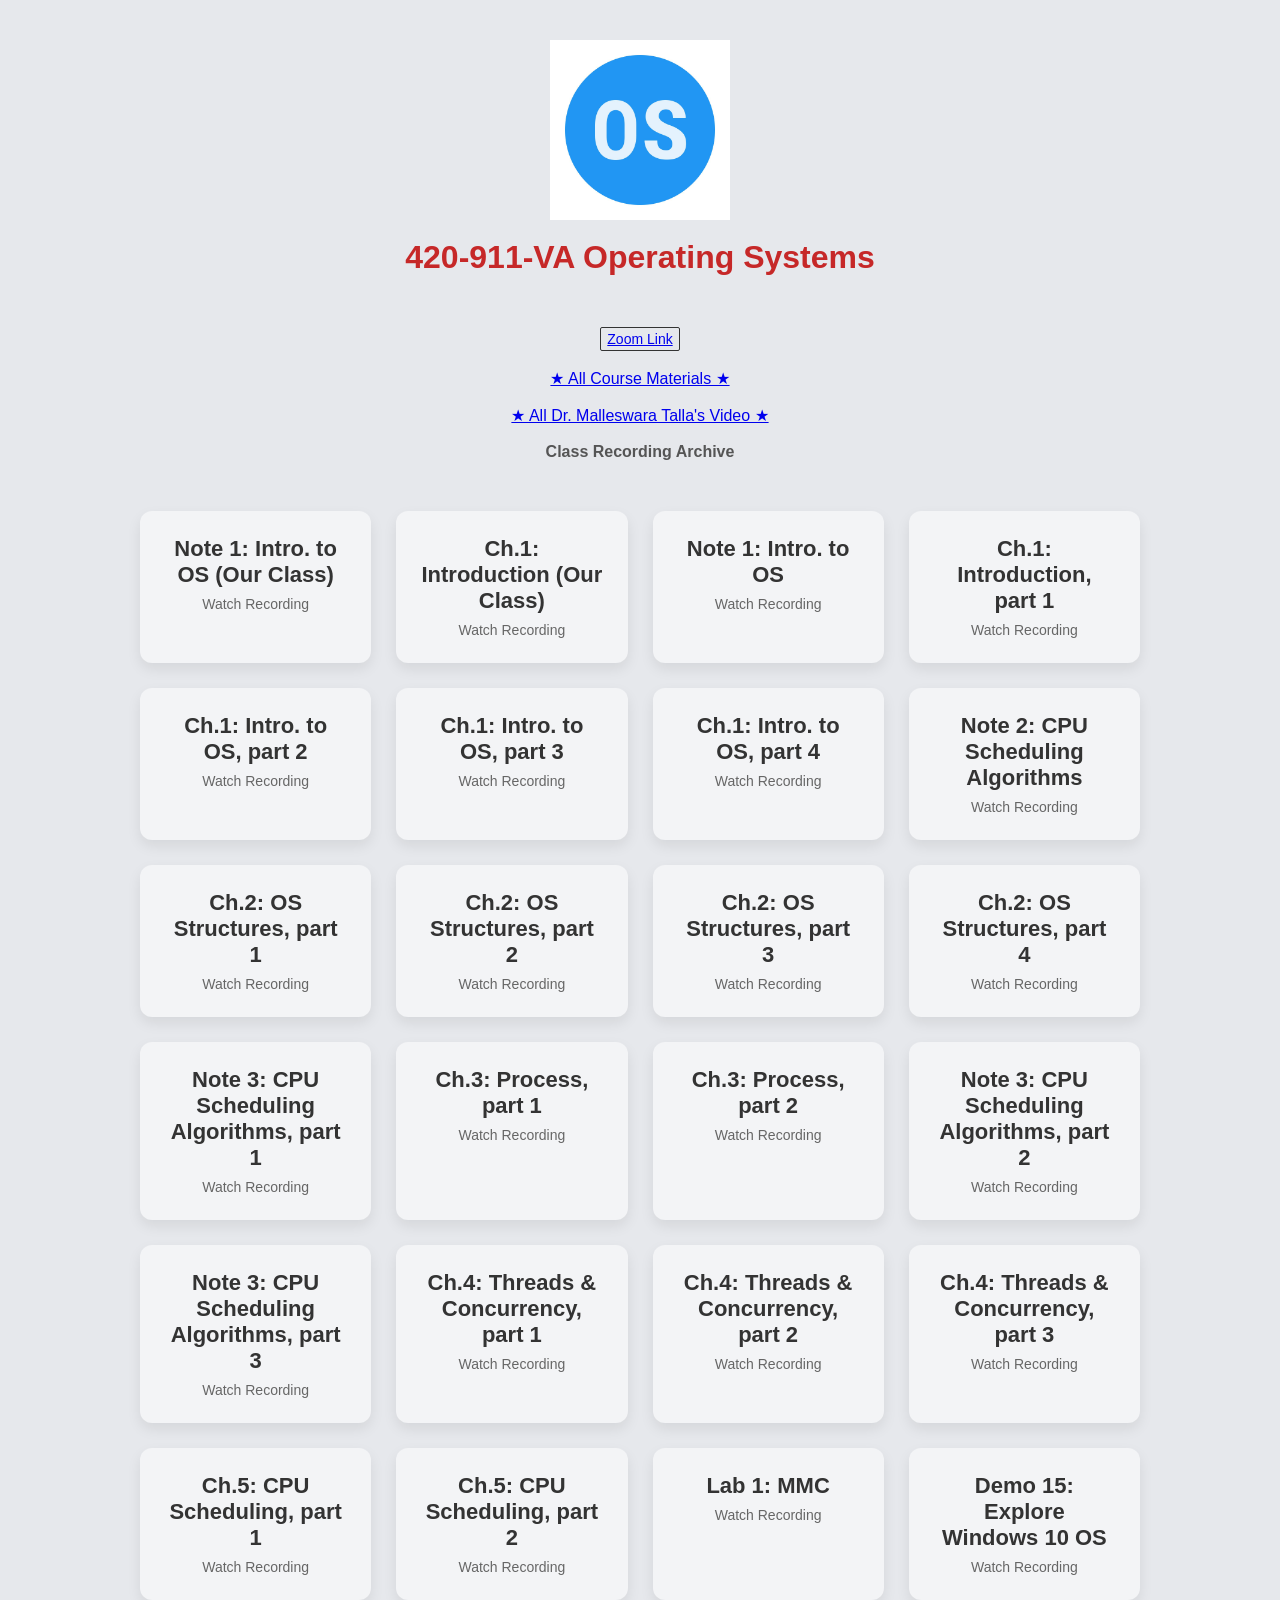
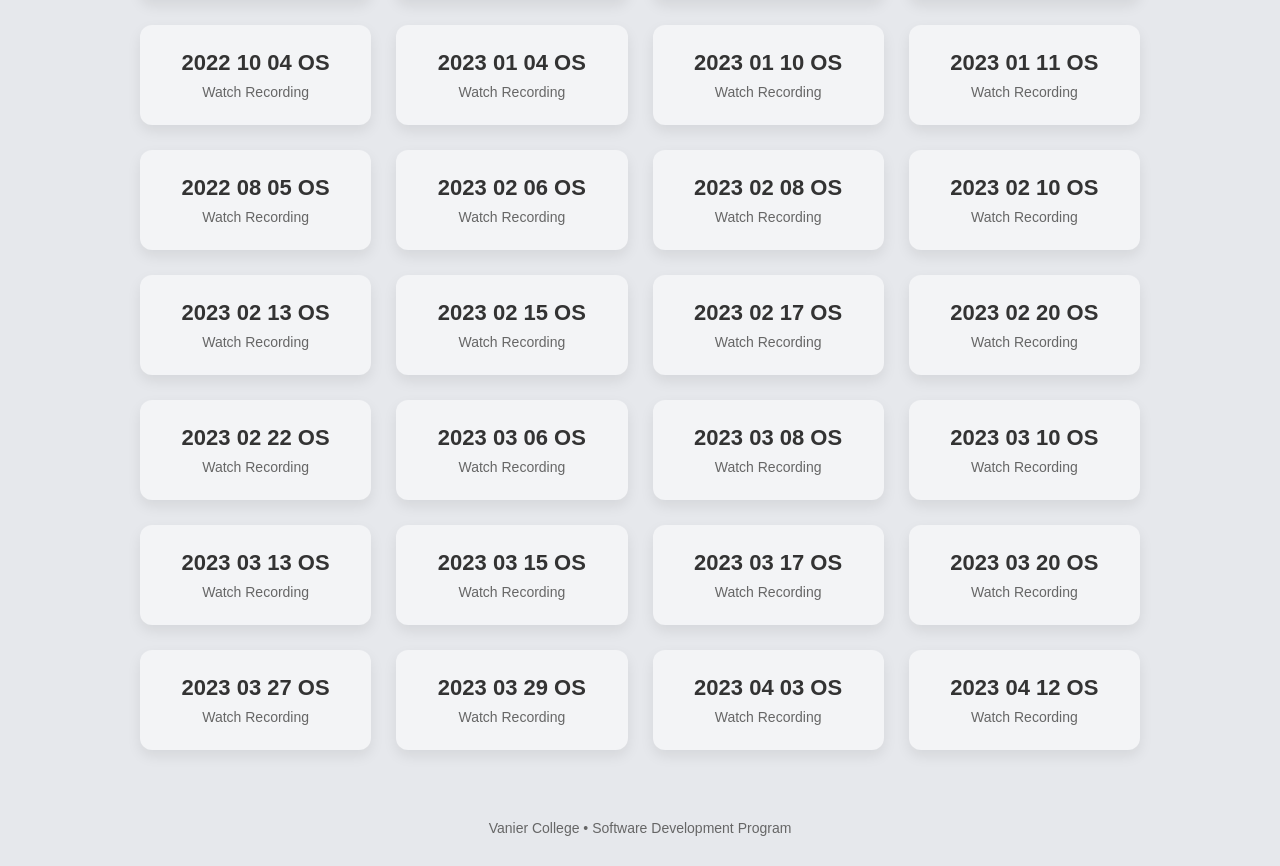
<file: OpSys.html>
<!DOCTYPE html>
<html lang="en">
<head>
<meta charset="UTF-8">
<meta name="viewport" content="width=device-width, initial-scale=1.0">

<title>420-911-VA Operating Systems</title>

<style>

body{
    font-family: "Segoe UI", Arial, sans-serif;
    margin:0;
    background:#e6e8ec;
    color:#2f2f2f;
}

header{
    text-align:center;
    padding:40px 20px 10px 20px;
}

header img{
    width:180px;
}

h1{
    margin-top:15px;
    font-size:32px;
    color:#c62828;
}

.subtitle{
    font-size:16px;
    color:#555;
}

.container{
    max-width:1000px;
    margin:auto;
    padding:40px 20px;
}

.grid{
    display:grid;
    grid-template-columns: repeat(auto-fit,minmax(220px,1fr));
    gap:25px;
}

.card{
    background:#f3f4f6;
    padding:25px;
    border-radius:12px;
    text-align:center;
    text-decoration:none;
    color:#333;
    box-shadow:0 6px 14px rgba(0,0,0,0.08);
    transition: all 0.25s ease;
}

.card:hover{
    transform:translateY(-6px);
    box-shadow:0 12px 24px rgba(0,0,0,0.15);
    background:#ffffff;
}

.date{
    font-size:22px;
    font-weight:bold;
    margin-bottom:8px;
}

.watch{
    font-size:14px;
    color:#666;
}

.zoom-link {
    display: inline-block;
    margin-top: 30px;
    padding: 3px 6px;
    text-decoration: none;
    border: 1px solid #333;
    border-radius: 2px;
    font-size: 14px;
}

.zoom-link:hover {
    background-color: #f0f0f0;
}

footer{
    text-align:center;
    padding:30px;
    color:#666;
    font-size:14px;
}

</style>
</head>

<body>

<header>

<img src="logo-os.jpg" alt="Vanier College Logo">

<h1>420-911-VA Operating Systems</h1>

<div class="zoom-link">
<a href="https://concordia-ca.zoom.us/j/740176058" target="_blank" rel="noopener noreferrer" style="margin-top: 0;">
Zoom Link
</a>
</div>

<br><br>

<div class="practice">
<a href="https://drive.google.com/drive/folders/1sAJWogy-2bxdee5C_JU9sxOqnhuyWhA6?usp=drive_link" target="_blank">
&#9733; All Course Materials &#9733;
</a>
</div>

<br>

<div class="practice">
<a href="https://www.youtube.com/@malleswaratalla3498/playlists" target="_blank">
&#9733; All Dr. Malleswara Talla's Video &#9733;
</a>
</div>

<br>

<div class="subtitle">
<b>Class Recording Archive</b>
</div>

</header>

<div class="container">

<div class="grid">

<a class="card" href="https://www.youtube.com/watch?v=yCEeJVlNabo" target="_blank">
<div class="date">Note 1: Intro. to OS (Our Class)</div>
<div class="watch">Watch Recording</div>
</a>

<a class="card" href="https://www.youtube.com/watch?v=XBUUk21Jm8M" target="_blank">
<div class="date">Ch.1: Introduction (Our Class)</div>
<div class="watch">Watch Recording</div>
</a>

<a class="card" href="https://www.youtube.com/watch?v=SMt07UaCEkI" target="_blank">
<div class="date">Note 1: Intro. to OS</div>
<div class="watch">Watch Recording</div>
</a>

<a class="card" href="https://www.youtube.com/watch?v=GaXaizx5OGk" target="_blank">
<div class="date">Ch.1: Introduction, part 1</div>
<div class="watch">Watch Recording</div>
</a>

<a class="card" href="https://www.youtube.com/watch?v=47nTWRneOUA" target="_blank">
<div class="date">Ch.1: Intro. to OS, part 2</div>
<div class="watch">Watch Recording</div>
</a>

<a class="card" href="https://www.youtube.com/watch?v=TZBfAd9O9VE" target="_blank">
<div class="date">Ch.1: Intro. to OS, part 3</div>
<div class="watch">Watch Recording</div>
</a>

<a class="card" href="https://www.youtube.com/watch?v=KyMVe9WHe-U" target="_blank">
<div class="date">Ch.1: Intro. to OS, part 4</div>
<div class="watch">Watch Recording</div>
</a>

<a class="card" href="https://www.youtube.com/watch?v=9evAasz74UI" target="_blank">
<div class="date">Note 2: CPU Scheduling Algorithms</div>
<div class="watch">Watch Recording</div>
</a>

<a class="card" href="https://www.youtube.com/watch?v=103h-MEUdYA" target="_blank">
<div class="date">Ch.2: OS Structures, part 1</div>
<div class="watch">Watch Recording</div>
</a>

<a class="card" href="https://www.youtube.com/watch?v=_g61xbpxVIc" target="_blank">
<div class="date">Ch.2: OS Structures, part 2</div>
<div class="watch">Watch Recording</div>
</a>

<a class="card" href="https://www.youtube.com/watch?v=iuR10pMPqWw" target="_blank">
<div class="date">Ch.2: OS Structures, part 3</div>
<div class="watch">Watch Recording</div>
</a>

<a class="card" href="https://www.youtube.com/watch?v=tglAhA1lY8Q" target="_blank">
<div class="date">Ch.2: OS Structures, part 4</div>
<div class="watch">Watch Recording</div>
</a>

<a class="card" href="https://www.youtube.com/watch?v=j9a9a_HChBg" target="_blank">
<div class="date">Note 3: CPU Scheduling Algorithms, part 1</div>
<div class="watch">Watch Recording</div>
</a>

<a class="card" href="https://www.youtube.com/watch?v=oY0h3U6jTNM" target="_blank">
<div class="date">Ch.3: Process, part 1</div>
<div class="watch">Watch Recording</div>
</a>

<a class="card" href="https://www.youtube.com/watch?v=nggvXhHHePA" target="_blank">
<div class="date">Ch.3: Process, part 2</div>
<div class="watch">Watch Recording</div>
</a>

<a class="card" href="https://www.youtube.com/watch?v=5fLwQvkUt0E" target="_blank">
<div class="date">Note 3: CPU Scheduling Algorithms, part 2</div>
<div class="watch">Watch Recording</div>
</a>

<a class="card" href="https://www.youtube.com/watch?v=pcfHUBiFmdA" target="_blank">
<div class="date">Note 3: CPU Scheduling Algorithms, part 3</div>
<div class="watch">Watch Recording</div>
</a>

<a class="card" href="https://www.youtube.com/watch?v=FGvCkCKLzt0" target="_blank">
<div class="date">Ch.4: Threads & Concurrency, part 1</div>
<div class="watch">Watch Recording</div>
</a>

<a class="card" href="https://www.youtube.com/watch?v=Px1p5eaNfhA" target="_blank">
<div class="date">Ch.4: Threads & Concurrency, part 2</div>
<div class="watch">Watch Recording</div>
</a>

<a class="card" href="https://www.youtube.com/watch?v=8bR7eQIY5jw" target="_blank">
<div class="date">Ch.4: Threads & Concurrency, part 3</div>
<div class="watch">Watch Recording</div>
</a>

<a class="card" href="https://www.youtube.com/watch?v=XxMsNXKvXro" target="_blank">
<div class="date">Ch.5: CPU Scheduling, part 1</div>
<div class="watch">Watch Recording</div>
</a>

<a class="card" href="https://www.youtube.com/watch?v=yEahf5LiGCc" target="_blank">
<div class="date">Ch.5: CPU Scheduling, part 2</div>
<div class="watch">Watch Recording</div>
</a>

<a class="card" href="https://www.youtube.com/watch?v=yERmoRVjZ4Q" target="_blank">
<div class="date">Lab 1: MMC</div>
<div class="watch">Watch Recording</div>
</a>

<a class="card" href="https://www.youtube.com/watch?v=l2lvasKpMHM" target="_blank">
<div class="date">Demo 15: Explore Windows 10 OS</div>
<div class="watch">Watch Recording</div>
</a>

<a class="card" href="https://www.youtube.com/watch?v=s7ZkBcjdces" target="_blank">
<div class="date">2022 10 04 OS</div>
<div class="watch">Watch Recording</div>
</a>

<a class="card" href="https://www.youtube.com/watch?v=ndMTM3rfiGs" target="_blank">
<div class="date">2023 01 04 OS</div>
<div class="watch">Watch Recording</div>
</a>

<a class="card" href="https://www.youtube.com/watch?v=6k88u8SNkTY" target="_blank">
<div class="date">2023 01 10 OS</div>
<div class="watch">Watch Recording</div>
</a>

<a class="card" href="https://www.youtube.com/watch?v=hgLhdPrda34" target="_blank">
<div class="date">2023 01 11 OS</div>
<div class="watch">Watch Recording</div>
</a>

<a class="card" href="youtube.com/watch?v=5WAhR4TeO60&feature=youtu.be" target="_blank">
<div class="date">2022 08 05 OS</div>
<div class="watch">Watch Recording</div>
</a>

<a class="card" href="https://www.youtube.com/watch?v=V25qVg6NDTc" target="_blank">
<div class="date">2023 02 06 OS</div>
<div class="watch">Watch Recording</div>
</a>

<a class="card" href="youtube.com/watch?v=IGsQAY85TB8&feature=youtu.be" target="_blank">
<div class="date">2023 02 08 OS</div>
<div class="watch">Watch Recording</div>
</a>

<a class="card" href="https://www.youtube.com/watch?v=cAmlksXBlus" target="_blank">
<div class="date">2023 02 10 OS</div>
<div class="watch">Watch Recording</div>
</a>

<a class="card" href="https://www.youtube.com/watch?v=zEMwUNRLyKQ" target="_blank">
<div class="date">2023 02 13 OS</div>
<div class="watch">Watch Recording</div>
</a>

<a class="card" href="https://www.youtube.com/watch?v=G7_lZsCZKYU" target="_blank">
<div class="date">2023 02 15 OS</div>
<div class="watch">Watch Recording</div>
</a>

<a class="card" href="https://www.youtube.com/watch?v=22vf8bqwa-A" target="_blank">
<div class="date">2023 02 17 OS</div>
<div class="watch">Watch Recording</div>
</a>

<a class="card" href="youtube.com/watch?v=jmgRWDeKK64&feature=youtu.be" target="_blank">
<div class="date">2023 02 20 OS</div>
<div class="watch">Watch Recording</div>
</a>

<a class="card" href="https://www.youtube.com/watch?v=Ag0rl-JYJnc" target="_blank">
<div class="date">2023 02 22 OS</div>
<div class="watch">Watch Recording</div>
</a>

<a class="card" href="https://www.youtube.com/watch?v=dEMQYNxcLeA" target="_blank">
<div class="date">2023 03 06 OS</div>
<div class="watch">Watch Recording</div>
</a>

<a class="card" href="https://www.youtube.com/watch?v=1cBlZggzUBw" target="_blank">
<div class="date">2023 03 08 OS</div>
<div class="watch">Watch Recording</div>
</a>

<a class="card" href="https://www.youtube.com/watch?v=cNsDeLZKXnw" target="_blank">
<div class="date">2023 03 10 OS</div>
<div class="watch">Watch Recording</div>
</a>

<a class="card" href="https://www.youtube.com/watch?v=3Q2k_48nlzQ" target="_blank">
<div class="date">2023 03 13 OS</div>
<div class="watch">Watch Recording</div>
</a>

<a class="card" href="https://www.youtube.com/watch?v=kvvlpZGbVxw" target="_blank">
<div class="date">2023 03 15 OS</div>
<div class="watch">Watch Recording</div>
</a>

<a class="card" href="youtube.com/watch?v=EsK3QE3hyWE&feature=youtu.be" target="_blank">
<div class="date">2023 03 17 OS</div>
<div class="watch">Watch Recording</div>
</a>

<a class="card" href="https://www.youtube.com/watch?v=xa0KAk634z4" target="_blank">
<div class="date">2023 03 20 OS</div>
<div class="watch">Watch Recording</div>
</a>

<a class="card" href="https://www.youtube.com/watch?v=S3jVCV_lKmU" target="_blank">
<div class="date">2023 03 27 OS</div>
<div class="watch">Watch Recording</div>
</a>

<a class="card" href="https://www.youtube.com/watch?v=ge_Ia7SQ7L8" target="_blank">
<div class="date">2023 03 29 OS</div>
<div class="watch">Watch Recording</div>
</a>

<a class="card" href="https://www.youtube.com/watch?v=kKBYnfW3SgI" target="_blank">
<div class="date">2023 04 03 OS</div>
<div class="watch">Watch Recording</div>
</a>

<a class="card" href="https://www.youtube.com/watch?v=b1k5Vq27dpQ" target="_blank">
<div class="date">2023 04 12 OS</div>
<div class="watch">Watch Recording</div>
</a>

</div>

</div>

<footer>
Vanier College • Software Development Program
</footer>

</body>

</html>
</file>
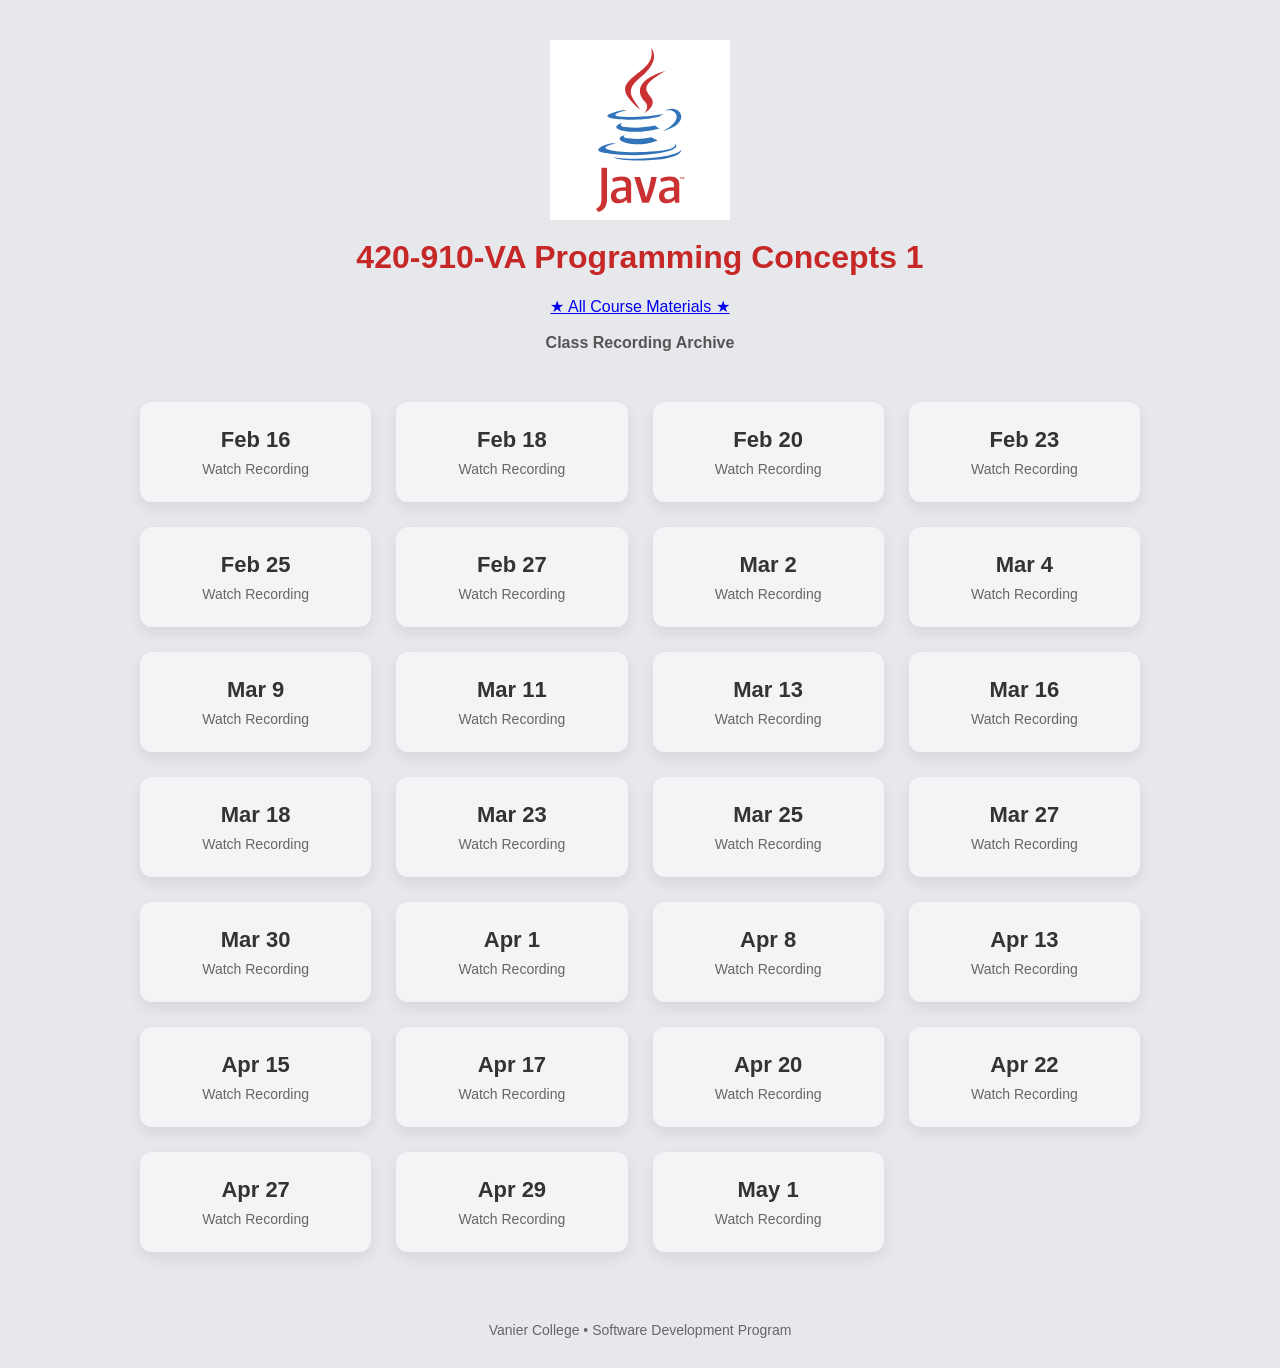
<file: Programming1.html>
<!DOCTYPE html>
<html lang="en">
<head>
<meta charset="UTF-8">
<meta name="viewport" content="width=device-width, initial-scale=1.0">

<title>420-910-VA Programming Concepts 1</title>

<style>

body{
    font-family: "Segoe UI", Arial, sans-serif;
    margin:0;
    background:#e6e8ec;
    color:#2f2f2f;
}

header{
    text-align:center;
    padding:40px 20px 10px 20px;
}

header img{
    width:180px;
}

h1{
    margin-top:15px;
    font-size:32px;
    color:#c62828;
}

.subtitle{
    font-size:16px;
    color:#555;
}

.container{
    max-width:1000px;
    margin:auto;
    padding:40px 20px;
}

.grid{
    display:grid;
    grid-template-columns: repeat(auto-fit,minmax(220px,1fr));
    gap:25px;
}

.card{
    background:#f3f4f6;
    padding:25px;
    border-radius:12px;
    text-align:center;
    text-decoration:none;
    color:#333;
    box-shadow:0 6px 14px rgba(0,0,0,0.08);
    transition: all 0.25s ease;
}

.card:hover{
    transform:translateY(-6px);
    box-shadow:0 12px 24px rgba(0,0,0,0.15);
    background:#ffffff;
}

.date{
    font-size:22px;
    font-weight:bold;
    margin-bottom:8px;
}

.watch{
    font-size:14px;
    color:#666;
}

footer{
    text-align:center;
    padding:30px;
    color:#666;
    font-size:14px;
}

</style>
</head>

<body>

<header>

<img src="logo-java.svg" alt="Vanier College Logo">

<h1>420-910-VA Programming Concepts 1</h1>

<div class="practice">
<a href="https://drive.google.com/drive/folders/1qasG6hfyARxNBSzcBdDJFViRW-cjh1av?usp=drive_link" target="_blank">
&#9733; All Course Materials &#9733;
</a>
</div>

<br>

<div class="subtitle">
<b>Class Recording Archive</b>
</div>

</header>

<div class="container">

<div class="grid">

<a class="card" href="https://teams.microsoft.com/l/meetingrecap?driveId=b%217lqU_umHA0Cfb_WKsNbLBWU0qxQZhFpJg_vMG0MfOOpkN9XeDrr5R7_EmiBgE4wR&driveItemId=01OEEFLTJBGNZZEJSEFJE3LMBS7OXMX7OK&sitePath=https%3A%2F%2Feduvaniercollegeqc-my.sharepoint.com%2F%3Av%3A%2Fg%2Fpersonal%2Fwangb_vaniercollege_qc_ca%2FIQAhM3OSJkQqSbWwMvuuy_3KARBCns5jxtejdUVuCDiFgSY&fileUrl=https%3A%2F%2Feduvaniercollegeqc-my.sharepoint.com%2F%3Av%3A%2Fg%2Fpersonal%2Fwangb_vaniercollege_qc_ca%2FIQAhM3OSJkQqSbWwMvuuy_3KARBCns5jxtejdUVuCDiFgSY&threadId=19%3Ameeting_ZWQ2YjhlNGMtZGY2Yy00OWFlLWJlYzQtZjk0ZTI0N2VlNzJm%40thread.v2&organizerId=28fb2a2a-4788-4d22-ba16-e842b47fe717&tenantId=1128895a-e5ab-4c15-9f22-395ad8975d78&callId=fd435722-fbfb-4055-89dd-e187f98aaf27&threadType=Meeting&meetingType=Scheduled&subType=RecapSharingLink_RecapChiclet" target="_blank">
<div class="date">Feb 16</div>
<div class="watch">Watch Recording</div>
</a>

<a class="card" href="https://teams.microsoft.com/l/meetingrecap?driveId=b%217lqU_umHA0Cfb_WKsNbLBWU0qxQZhFpJg_vMG0MfOOpkN9XeDrr5R7_EmiBgE4wR&driveItemId=01OEEFLTO4EL7VPBYD3NALIH2UTEV57WYO&sitePath=https%3A%2F%2Feduvaniercollegeqc-my.sharepoint.com%2F%3Av%3A%2Fg%2Fpersonal%2Fwangb_vaniercollege_qc_ca%2FIQDcIv9XhwPbQLQfVJkr39sOAULFGrFpgTPiBf5UDr72CG4&fileUrl=https%3A%2F%2Feduvaniercollegeqc-my.sharepoint.com%2F%3Av%3A%2Fg%2Fpersonal%2Fwangb_vaniercollege_qc_ca%2FIQDcIv9XhwPbQLQfVJkr39sOAULFGrFpgTPiBf5UDr72CG4&threadId=19%3Ameeting_M2Q1NDBiYmItNWZmYy00MWJjLThiZTgtNjM0OTIxOWU2OGQx%40thread.v2&organizerId=28fb2a2a-4788-4d22-ba16-e842b47fe717&tenantId=1128895a-e5ab-4c15-9f22-395ad8975d78&callId=9519d59c-8292-4962-86ab-02c7fa03512b&threadType=Meeting&meetingType=Scheduled&subType=RecapSharingLink_RecapChiclet" target="_blank">
<div class="date">Feb 18</div>
<div class="watch">Watch Recording</div>
</a>

<a class="card" href="https://teams.microsoft.com/l/meetingrecap?driveId=b%217lqU_umHA0Cfb_WKsNbLBWU0qxQZhFpJg_vMG0MfOOpkN9XeDrr5R7_EmiBgE4wR&driveItemId=01OEEFLTKY6LPETAKFA5EZ4GQKUT37BOGN&sitePath=https%3A%2F%2Feduvaniercollegeqc-my.sharepoint.com%2F%3Av%3A%2Fg%2Fpersonal%2Fwangb_vaniercollege_qc_ca%2FIQBY8t5JgUUHSZ4aCqT38LjNAUGX96Vsm5j_aNvo-6i4jXQ&fileUrl=https%3A%2F%2Feduvaniercollegeqc-my.sharepoint.com%2F%3Av%3A%2Fg%2Fpersonal%2Fwangb_vaniercollege_qc_ca%2FIQBY8t5JgUUHSZ4aCqT38LjNAUGX96Vsm5j_aNvo-6i4jXQ&threadId=19%3Ameeting_OWIyYzkzN2MtMjNiMS00OGIyLTkzYWEtNzExYjlkOTFiYmI2%40thread.v2&organizerId=28fb2a2a-4788-4d22-ba16-e842b47fe717&tenantId=1128895a-e5ab-4c15-9f22-395ad8975d78&callId=1d78abbb-37e9-49b9-88ff-b840ed8ff3a6&threadType=Meeting&meetingType=Scheduled&subType=RecapSharingLink_RecapChiclet" target="_blank">
<div class="date">Feb 20</div>
<div class="watch">Watch Recording</div>
</a>

<a class="card" href="https://teams.microsoft.com/l/meetingrecap?driveId=b%217lqU_umHA0Cfb_WKsNbLBWU0qxQZhFpJg_vMG0MfOOpkN9XeDrr5R7_EmiBgE4wR&driveItemId=01OEEFLTPGO6UQSU7CJBBZLPIZGWWQSALW&sitePath=https%3A%2F%2Feduvaniercollegeqc-my.sharepoint.com%2F%3Av%3A%2Fg%2Fpersonal%2Fwangb_vaniercollege_qc_ca%2FIQDmd6kJU-JIQ5W9GTWtCQF2AVK3SvdzZ8jh_9PSKiY2yrs&fileUrl=https%3A%2F%2Feduvaniercollegeqc-my.sharepoint.com%2F%3Av%3A%2Fg%2Fpersonal%2Fwangb_vaniercollege_qc_ca%2FIQDmd6kJU-JIQ5W9GTWtCQF2AVK3SvdzZ8jh_9PSKiY2yrs&threadId=19%3Ameeting_MGY5MWVkZGItYmFjZS00ZTY0LTg5OGQtYzYxN2M2NTk5MGYw%40thread.v2&organizerId=28fb2a2a-4788-4d22-ba16-e842b47fe717&tenantId=1128895a-e5ab-4c15-9f22-395ad8975d78&callId=2fabbffd-49c5-4a2f-9ba8-d55343d6011b&threadType=Meeting&meetingType=Scheduled&subType=RecapSharingLink_RecapChiclet" target="_blank">
<div class="date">Feb 23</div>
<div class="watch">Watch Recording</div>
</a>

<a class="card" href="https://teams.microsoft.com/l/meetingrecap?driveId=b%217lqU_umHA0Cfb_WKsNbLBWU0qxQZhFpJg_vMG0MfOOpkN9XeDrr5R7_EmiBgE4wR&driveItemId=01OEEFLTJIBAYUVFC4DBB3MRTRO364W6B5&sitePath=https%3A%2F%2Feduvaniercollegeqc-my.sharepoint.com%2F%3Av%3A%2Fg%2Fpersonal%2Fwangb_vaniercollege_qc_ca%2FIQAoCDFKlFwYQ7ZGcXb9y3g9AVWhFnpYwl-tTl8k9mlzQUg&fileUrl=https%3A%2F%2Feduvaniercollegeqc-my.sharepoint.com%2F%3Av%3A%2Fg%2Fpersonal%2Fwangb_vaniercollege_qc_ca%2FIQAoCDFKlFwYQ7ZGcXb9y3g9AVWhFnpYwl-tTl8k9mlzQUg&threadId=19%3Ameeting_YmU2ZDNiM2QtODdmYy00YWEwLTg5ZDEtZmEzODg0MmZhZjlj%40thread.v2&organizerId=28fb2a2a-4788-4d22-ba16-e842b47fe717&tenantId=1128895a-e5ab-4c15-9f22-395ad8975d78&callId=a5d868d7-4831-4692-afa7-5294f7f9e93b&threadType=Meeting&meetingType=Scheduled&subType=RecapSharingLink_RecapChiclet" target="_blank">
<div class="date">Feb 25</div>
<div class="watch">Watch Recording</div>
</a>

<a class="card" href="https://teams.microsoft.com/l/meetingrecap?driveId=b%217lqU_umHA0Cfb_WKsNbLBWU0qxQZhFpJg_vMG0MfOOpkN9XeDrr5R7_EmiBgE4wR&driveItemId=01OEEFLTK57GMRQALOTFEKUNORIHTU5TXV&sitePath=https%3A%2F%2Feduvaniercollegeqc-my.sharepoint.com%2F%3Av%3A%2Fg%2Fpersonal%2Fwangb_vaniercollege_qc_ca%2FIQBd-ZkYAW6ZSKo10UHnTs71AU7I_s4I5-S7YBUee7mB7oE&fileUrl=https%3A%2F%2Feduvaniercollegeqc-my.sharepoint.com%2F%3Av%3A%2Fg%2Fpersonal%2Fwangb_vaniercollege_qc_ca%2FIQBd-ZkYAW6ZSKo10UHnTs71AU7I_s4I5-S7YBUee7mB7oE&threadId=19%3Ameeting_YjQ0YWVhMDItNTExMC00ZjhiLWFmNjUtNzRkZjkyYmNhZjUx%40thread.v2&organizerId=28fb2a2a-4788-4d22-ba16-e842b47fe717&tenantId=1128895a-e5ab-4c15-9f22-395ad8975d78&callId=4a3e2ffe-b2ed-4302-9ba6-07affb594b74&threadType=Meeting&meetingType=Scheduled&subType=RecapSharingLink_RecapChiclet" target="_blank">
<div class="date">Feb 27</div>
<div class="watch">Watch Recording</div>
</a>

<a class="card" href="https://teams.microsoft.com/l/meetingrecap?driveId=b%217lqU_umHA0Cfb_WKsNbLBWU0qxQZhFpJg_vMG0MfOOpkN9XeDrr5R7_EmiBgE4wR&driveItemId=01OEEFLTN4DICREHKTRJFLK442AU4FBQA7&sitePath=https%3A%2F%2Feduvaniercollegeqc-my.sharepoint.com%2F%3Av%3A%2Fg%2Fpersonal%2Fwangb_vaniercollege_qc_ca%2FIQC8GgUSHVOKSrVzmgU4UMAfAbaYui8eY-lr8WCK6b2Zd9A&fileUrl=https%3A%2F%2Feduvaniercollegeqc-my.sharepoint.com%2F%3Av%3A%2Fg%2Fpersonal%2Fwangb_vaniercollege_qc_ca%2FIQC8GgUSHVOKSrVzmgU4UMAfAbaYui8eY-lr8WCK6b2Zd9A&threadId=19%3Ameeting_MWM0ZDFkOGMtMGEwOC00MDdjLThlYWItNjhkMjA0OTMxNWJj%40thread.v2&organizerId=28fb2a2a-4788-4d22-ba16-e842b47fe717&tenantId=1128895a-e5ab-4c15-9f22-395ad8975d78&callId=a5003045-a50f-43b5-b311-8f3e20955917&threadType=Meeting&meetingType=Scheduled&subType=RecapSharingLink_RecapChiclet" target="_blank">
<div class="date">Mar 2</div>
<div class="watch">Watch Recording</div>
</a>

<a class="card" href="https://teams.microsoft.com/l/meetingrecap?driveId=b%217lqU_umHA0Cfb_WKsNbLBWU0qxQZhFpJg_vMG0MfOOpkN9XeDrr5R7_EmiBgE4wR&driveItemId=01OEEFLTKBIDKYJZY4XJCYS55QW7GK7HWU&sitePath=https%3A%2F%2Feduvaniercollegeqc-my.sharepoint.com%2F%3Av%3A%2Fg%2Fpersonal%2Fwangb_vaniercollege_qc_ca%2FIQBBQNWE5xy6RYl3sLfMr57UAdpUOwqs-BuTZJIpfGHoEOo&fileUrl=https%3A%2F%2Feduvaniercollegeqc-my.sharepoint.com%2F%3Av%3A%2Fg%2Fpersonal%2Fwangb_vaniercollege_qc_ca%2FIQBBQNWE5xy6RYl3sLfMr57UAdpUOwqs-BuTZJIpfGHoEOo&threadId=19%3Ameeting_MDUzZTViYzItMmNkNC00NDIzLWE4NTMtMzhkN2ZjMjA1NjQx%40thread.v2&organizerId=28fb2a2a-4788-4d22-ba16-e842b47fe717&tenantId=1128895a-e5ab-4c15-9f22-395ad8975d78&callId=78f92331-903f-43cd-a001-6d461cc43b30&threadType=Meeting&meetingType=Scheduled&subType=RecapSharingLink_RecapChiclet" target="_blank">
<div class="date">Mar 4</div>
<div class="watch">Watch Recording</div>
</a>

<a class="card" href="https://teams.microsoft.com/l/meetingrecap?driveId=b%217lqU_umHA0Cfb_WKsNbLBWU0qxQZhFpJg_vMG0MfOOpkN9XeDrr5R7_EmiBgE4wR&driveItemId=01OEEFLTL32XTA3MKIL5GKE2AZP4EWOFFK&sitePath=https%3A%2F%2Feduvaniercollegeqc-my.sharepoint.com%2F%3Av%3A%2Fg%2Fpersonal%2Fwangb_vaniercollege_qc_ca%2FIQB71eYNsUhfTKJoGX8JZxSqAWjAHjEvPsT7g1rXPHcpUtg&fileUrl=https%3A%2F%2Feduvaniercollegeqc-my.sharepoint.com%2F%3Av%3A%2Fg%2Fpersonal%2Fwangb_vaniercollege_qc_ca%2FIQB71eYNsUhfTKJoGX8JZxSqAWjAHjEvPsT7g1rXPHcpUtg&threadId=19%3Ameeting_Nzc5NTA2YTQtMmQ2Yy00YjIyLTk3NTktMTg2ZGQwODBhNjI3%40thread.v2&organizerId=28fb2a2a-4788-4d22-ba16-e842b47fe717&tenantId=1128895a-e5ab-4c15-9f22-395ad8975d78&callId=060e71ab-5c02-4778-9903-0fed4617fdb8&threadType=Meeting&meetingType=Scheduled&subType=RecapSharingLink_RecapChiclet" target="_blank">
<div class="date">Mar 9</div>
<div class="watch">Watch Recording</div>
</a>

<a class="card" href="https://teams.microsoft.com/l/meetingrecap?driveId=b%217lqU_umHA0Cfb_WKsNbLBWU0qxQZhFpJg_vMG0MfOOpkN9XeDrr5R7_EmiBgE4wR&driveItemId=01OEEFLTNQQBZ22S5AY5D3GMP7QC5KBXLW&sitePath=https%3A%2F%2Feduvaniercollegeqc-my.sharepoint.com%2F%3Av%3A%2Fg%2Fpersonal%2Fwangb_vaniercollege_qc_ca%2FIQCwgHOtS6DHR7Mx_4C6oN12AasdSYIVdnHD3q3O2RdN8NQ&fileUrl=https%3A%2F%2Feduvaniercollegeqc-my.sharepoint.com%2F%3Av%3A%2Fg%2Fpersonal%2Fwangb_vaniercollege_qc_ca%2FIQCwgHOtS6DHR7Mx_4C6oN12AasdSYIVdnHD3q3O2RdN8NQ&threadId=19%3Ameeting_NDg3YjA5ZmQtMWY4YS00YzBhLTkyNDktNTdiNTM1YzQzYTc4%40thread.v2&organizerId=28fb2a2a-4788-4d22-ba16-e842b47fe717&tenantId=1128895a-e5ab-4c15-9f22-395ad8975d78&callId=b88631bc-5c61-4e9a-8e16-41a012136254&threadType=Meeting&meetingType=Scheduled&subType=RecapSharingLink_RecapChiclet" target="_blank">
<div class="date">Mar 11</div>
<div class="watch">Watch Recording</div>
</a>

<a class="card" href="https://teams.microsoft.com/l/meetingrecap?driveId=b%217lqU_umHA0Cfb_WKsNbLBWU0qxQZhFpJg_vMG0MfOOpkN9XeDrr5R7_EmiBgE4wR&driveItemId=01OEEFLTMNJOJFREYW7ZHL466YZW4TF2NR&sitePath=https%3A%2F%2Feduvaniercollegeqc-my.sharepoint.com%2F%3Av%3A%2Fg%2Fpersonal%2Fwangb_vaniercollege_qc_ca%2FIQCNS5JYkxb-Tr572M25MumxAQ0LqJBXu0BPgaIdyNoKWp8&fileUrl=https%3A%2F%2Feduvaniercollegeqc-my.sharepoint.com%2F%3Av%3A%2Fg%2Fpersonal%2Fwangb_vaniercollege_qc_ca%2FIQCNS5JYkxb-Tr572M25MumxAQ0LqJBXu0BPgaIdyNoKWp8&threadId=19%3Ameeting_NzgwZjk4YzMtN2Q3Yi00OTU5LWJiNTgtZTY4NTI0MzY5ZWFk%40thread.v2&organizerId=28fb2a2a-4788-4d22-ba16-e842b47fe717&tenantId=1128895a-e5ab-4c15-9f22-395ad8975d78&callId=9c722bdf-c711-452e-9156-002f71e1a65b&threadType=Meeting&meetingType=Scheduled&subType=RecapSharingLink_RecapChiclet" target="_blank">
<div class="date">Mar 13</div>
<div class="watch">Watch Recording</div>
</a>

<a class="card" href="https://teams.microsoft.com/l/meetingrecap?driveId=b%217lqU_umHA0Cfb_WKsNbLBWU0qxQZhFpJg_vMG0MfOOpkN9XeDrr5R7_EmiBgE4wR&driveItemId=01OEEFLTPP22O663VJMJEI2NBTS3BS2I4L&sitePath=https%3A%2F%2Feduvaniercollegeqc-my.sharepoint.com%2F%3Av%3A%2Fg%2Fpersonal%2Fwangb_vaniercollege_qc_ca%2FIQDv1p3vbqliSI00M5bDLSOLAYaAWgvTe1NBLvK8GyANKLc&fileUrl=https%3A%2F%2Feduvaniercollegeqc-my.sharepoint.com%2F%3Av%3A%2Fg%2Fpersonal%2Fwangb_vaniercollege_qc_ca%2FIQDv1p3vbqliSI00M5bDLSOLAYaAWgvTe1NBLvK8GyANKLc&threadId=19%3Ameeting_ODhlMDNmNWYtMmQ3MC00ZTk3LTgxMTctN2MyNmNjYzc0ZTli%40thread.v2&organizerId=28fb2a2a-4788-4d22-ba16-e842b47fe717&tenantId=1128895a-e5ab-4c15-9f22-395ad8975d78&callId=fd745c4c-d336-46f6-8562-19cda066923c&threadType=Meeting&meetingType=Scheduled&subType=RecapSharingLink_RecapChiclet" target="_blank">
<div class="date">Mar 16</div>
<div class="watch">Watch Recording</div>
</a>

<a class="card" href="https://teams.microsoft.com/l/meetingrecap?driveId=b%217lqU_umHA0Cfb_WKsNbLBWU0qxQZhFpJg_vMG0MfOOpkN9XeDrr5R7_EmiBgE4wR&driveItemId=01OEEFLTN32NCDKS2D75D2G3U4BOASGHUR&sitePath=https%3A%2F%2Feduvaniercollegeqc-my.sharepoint.com%2F%3Av%3A%2Fg%2Fpersonal%2Fwangb_vaniercollege_qc_ca%2FIQC700Q1S0P_R6NunAuBIx6RAf_2VFfBclSAtA_1OKtsWT4&fileUrl=https%3A%2F%2Feduvaniercollegeqc-my.sharepoint.com%2F%3Av%3A%2Fg%2Fpersonal%2Fwangb_vaniercollege_qc_ca%2FIQC700Q1S0P_R6NunAuBIx6RAf_2VFfBclSAtA_1OKtsWT4&threadId=19%3Ameeting_N2Y3MzRkMjctOTBkNC00NjExLWE1Y2QtNWNmNjZlMzhhNzA1%40thread.v2&organizerId=28fb2a2a-4788-4d22-ba16-e842b47fe717&tenantId=1128895a-e5ab-4c15-9f22-395ad8975d78&callId=2f8571b1-c8c6-409e-8810-f1d98855099a&threadType=Meeting&meetingType=Scheduled&subType=RecapSharingLink_RecapChiclet" target="_blank">
<div class="date">Mar 18</div>
<div class="watch">Watch Recording</div>
</a>

<a class="card" href="https://teams.microsoft.com/l/meetingrecap?driveId=b%217lqU_umHA0Cfb_WKsNbLBWU0qxQZhFpJg_vMG0MfOOpkN9XeDrr5R7_EmiBgE4wR&driveItemId=01OEEFLTK6XARUU5RXNJDIUPG3SWI3YRGO&sitePath=https%3A%2F%2Feduvaniercollegeqc-my.sharepoint.com%2F%3Av%3A%2Fg%2Fpersonal%2Fwangb_vaniercollege_qc_ca%2FIQBeuCNKdjdqRoo825WRvETOAch8EQK9a_UeErp6zv1P2_8&fileUrl=https%3A%2F%2Feduvaniercollegeqc-my.sharepoint.com%2F%3Av%3A%2Fg%2Fpersonal%2Fwangb_vaniercollege_qc_ca%2FIQBeuCNKdjdqRoo825WRvETOAch8EQK9a_UeErp6zv1P2_8&threadId=19%3Ameeting_ZmI4MThiOGQtMTg0NS00ZjU2LTkwMjktYTRhYzZmMGUzMTdh%40thread.v2&organizerId=28fb2a2a-4788-4d22-ba16-e842b47fe717&tenantId=1128895a-e5ab-4c15-9f22-395ad8975d78&callId=99da674e-9a13-4aea-bbd3-4a71ca28ad94&threadType=Meeting&meetingType=Scheduled&subType=RecapSharingLink_RecapChiclet" target="_blank">
<div class="date">Mar 23</div>
<div class="watch">Watch Recording</div>
</a>

<a class="card" href="https://teams.microsoft.com/l/meetingrecap?driveId=b%217lqU_umHA0Cfb_WKsNbLBWU0qxQZhFpJg_vMG0MfOOpkN9XeDrr5R7_EmiBgE4wR&driveItemId=01OEEFLTPDCBDPDRD4I5AY5JYYZSYDFW3T&sitePath=https%3A%2F%2Feduvaniercollegeqc-my.sharepoint.com%2F%3Av%3A%2Fg%2Fpersonal%2Fwangb_vaniercollege_qc_ca%2FIQDjEEbxxHxHQY6nGMywMttzAdZdqTq8cJrRwsEo1kVB-ms&fileUrl=https%3A%2F%2Feduvaniercollegeqc-my.sharepoint.com%2F%3Av%3A%2Fg%2Fpersonal%2Fwangb_vaniercollege_qc_ca%2FIQDjEEbxxHxHQY6nGMywMttzAdZdqTq8cJrRwsEo1kVB-ms&threadId=19%3Ameeting_NWU1MjQ5MzUtMzkxYi00OWZlLWFiZWQtY2Y2NDllNmZhMmJm%40thread.v2&organizerId=28fb2a2a-4788-4d22-ba16-e842b47fe717&tenantId=1128895a-e5ab-4c15-9f22-395ad8975d78&callId=924bfeee-580d-424c-8887-39569f7ab391&threadType=Meeting&meetingType=Scheduled&subType=RecapSharingLink_RecapChiclet" target="_blank">
<div class="date">Mar 25</div>
<div class="watch">Watch Recording</div>
</a>

<a class="card" href="https://teams.microsoft.com/l/meetingrecap?driveId=b%217lqU_umHA0Cfb_WKsNbLBWU0qxQZhFpJg_vMG0MfOOpkN9XeDrr5R7_EmiBgE4wR&driveItemId=01OEEFLTNNCUWXNXQM2FE3X3Y4Y76PXHMC&sitePath=https%3A%2F%2Feduvaniercollegeqc-my.sharepoint.com%2F%3Av%3A%2Fg%2Fpersonal%2Fwangb_vaniercollege_qc_ca%2FIQCtFS123gzRSbvvHMf8-52CARSZwUEqmUBpDz4RkFBd1QY&fileUrl=https%3A%2F%2Feduvaniercollegeqc-my.sharepoint.com%2F%3Av%3A%2Fg%2Fpersonal%2Fwangb_vaniercollege_qc_ca%2FIQCtFS123gzRSbvvHMf8-52CARSZwUEqmUBpDz4RkFBd1QY&threadId=19%3Ameeting_YWZmODZlY2MtNzE1NS00YjljLTk4YWYtZmEzNzc4MDg0MGRj%40thread.v2&organizerId=28fb2a2a-4788-4d22-ba16-e842b47fe717&tenantId=1128895a-e5ab-4c15-9f22-395ad8975d78&callId=ed0c4407-e309-4c09-ac08-37828d9796b0&threadType=Meeting&meetingType=Scheduled&subType=RecapSharingLink_RecapChiclet" target="_blank">
<div class="date">Mar 27</div>
<div class="watch">Watch Recording</div>
</a>

<a class="card" href="https://teams.microsoft.com/l/meetingrecap?driveId=b%217lqU_umHA0Cfb_WKsNbLBWU0qxQZhFpJg_vMG0MfOOpkN9XeDrr5R7_EmiBgE4wR&driveItemId=01OEEFLTNPQIY6TMQYHFBJND7QDWB6Z54W&sitePath=https%3A%2F%2Feduvaniercollegeqc-my.sharepoint.com%2F%3Av%3A%2Fg%2Fpersonal%2Fwangb_vaniercollege_qc_ca%2FIQCvgjHpshg5QpaP8B2D7PeWAXqDJ_Pldrx2BK9cLQgaut8&fileUrl=https%3A%2F%2Feduvaniercollegeqc-my.sharepoint.com%2F%3Av%3A%2Fg%2Fpersonal%2Fwangb_vaniercollege_qc_ca%2FIQCvgjHpshg5QpaP8B2D7PeWAXqDJ_Pldrx2BK9cLQgaut8&threadId=19%3Ameeting_ZDFmYmJiZmItMTJiZC00YTM1LWJjYmItY2YyYjBhZTgzNzI0%40thread.v2&organizerId=28fb2a2a-4788-4d22-ba16-e842b47fe717&tenantId=1128895a-e5ab-4c15-9f22-395ad8975d78&callId=f66499c9-6e24-4f89-b68f-d57897fdf58f&threadType=Meeting&meetingType=Scheduled&subType=RecapSharingLink_RecapChiclet" target="_blank">
<div class="date">Mar 30</div>
<div class="watch">Watch Recording</div>
</a>

<a class="card" href="https://teams.microsoft.com/l/meetingrecap?driveId=b%217lqU_umHA0Cfb_WKsNbLBWU0qxQZhFpJg_vMG0MfOOpkN9XeDrr5R7_EmiBgE4wR&driveItemId=01OEEFLTLZQCJ4MD7HB5DKHPBDJDXME5DW&sitePath=https%3A%2F%2Feduvaniercollegeqc-my.sharepoint.com%2F%3Av%3A%2Fg%2Fpersonal%2Fwangb_vaniercollege_qc_ca%2FIQB5gJPGD-cPRqO8I0juwnR2ARQuOf-5qU3doZ5LuQpjsVY&fileUrl=https%3A%2F%2Feduvaniercollegeqc-my.sharepoint.com%2F%3Av%3A%2Fg%2Fpersonal%2Fwangb_vaniercollege_qc_ca%2FIQB5gJPGD-cPRqO8I0juwnR2ARQuOf-5qU3doZ5LuQpjsVY&threadId=19%3Ameeting_YWJlMGE3ODUtMWY3Mi00ZDkwLTk1NTUtZTFhMTI0NjExYzkz%40thread.v2&organizerId=28fb2a2a-4788-4d22-ba16-e842b47fe717&tenantId=1128895a-e5ab-4c15-9f22-395ad8975d78&callId=72036c84-54e1-495b-be95-33a0b2d03231&threadType=Meeting&meetingType=Scheduled&subType=RecapSharingLink_RecapChiclet" target="_blank">
<div class="date">Apr 1</div>
<div class="watch">Watch Recording</div>
</a>

<a class="card" href="https://teams.microsoft.com/l/meetingrecap?driveId=b%217lqU_umHA0Cfb_WKsNbLBWU0qxQZhFpJg_vMG0MfOOpkN9XeDrr5R7_EmiBgE4wR&driveItemId=01OEEFLTIDAUILSF22CBG2WMXZQRTTBGT3&sitePath=https%3A%2F%2Feduvaniercollegeqc-my.sharepoint.com%2F%3Av%3A%2Fg%2Fpersonal%2Fwangb_vaniercollege_qc_ca%2FIQADBRC5F1oQTasy-YRnMJp7AQQEm72V2-Gj5Tox1tZo_mM&fileUrl=https%3A%2F%2Feduvaniercollegeqc-my.sharepoint.com%2F%3Av%3A%2Fg%2Fpersonal%2Fwangb_vaniercollege_qc_ca%2FIQADBRC5F1oQTasy-YRnMJp7AQQEm72V2-Gj5Tox1tZo_mM&threadId=19%3Ameeting_YWQ4OTNjOWUtZDQ1OS00MmZkLTkxMDItYzgzM2NhYjUyMDc4%40thread.v2&organizerId=28fb2a2a-4788-4d22-ba16-e842b47fe717&tenantId=1128895a-e5ab-4c15-9f22-395ad8975d78&callId=7c7bcfaa-67f4-4c5f-80d5-6e57ccbda1e8&threadType=Meeting&meetingType=Scheduled&subType=RecapSharingLink_RecapChiclet" target="_blank">
<div class="date">Apr 8</div>
<div class="watch">Watch Recording</div>
</a>

<a class="card" href="https://teams.microsoft.com/l/meetingrecap?driveId=b%217lqU_umHA0Cfb_WKsNbLBWU0qxQZhFpJg_vMG0MfOOpkN9XeDrr5R7_EmiBgE4wR&driveItemId=01OEEFLTOLIXFJUXL5YBGYFW565XCDJ65B&sitePath=https%3A%2F%2Feduvaniercollegeqc-my.sharepoint.com%2F%3Av%3A%2Fg%2Fpersonal%2Fwangb_vaniercollege_qc_ca%2FIQDLRcqaXX3ATYLbvu3ENPuhAcr6NrL44vxks3BXADXtXss&fileUrl=https%3A%2F%2Feduvaniercollegeqc-my.sharepoint.com%2F%3Av%3A%2Fg%2Fpersonal%2Fwangb_vaniercollege_qc_ca%2FIQDLRcqaXX3ATYLbvu3ENPuhAcr6NrL44vxks3BXADXtXss&threadId=19%3Ameeting_M2ZiOTNjZTktMjlmNy00YmQ1LWJmOTgtNzY2NGY4NjdiMDU3%40thread.v2&organizerId=28fb2a2a-4788-4d22-ba16-e842b47fe717&tenantId=1128895a-e5ab-4c15-9f22-395ad8975d78&callId=b68bc0be-54ef-4391-aed6-fc266ca730d8&threadType=Meeting&meetingType=Scheduled&subType=RecapSharingLink_RecapChiclet" target="_blank">
<div class="date">Apr 13</div>
<div class="watch">Watch Recording</div>
</a>

<a class="card" href="https://teams.microsoft.com/l/meetingrecap?driveId=b%217lqU_umHA0Cfb_WKsNbLBWU0qxQZhFpJg_vMG0MfOOpkN9XeDrr5R7_EmiBgE4wR&driveItemId=01OEEFLTOBD4D5GG3G75BZ4GLN7WYPDCFC&sitePath=https%3A%2F%2Feduvaniercollegeqc-my.sharepoint.com%2F%3Av%3A%2Fg%2Fpersonal%2Fwangb_vaniercollege_qc_ca%2FIQDBHwfTG2b_Q54Zbf2w8YiiAfTNYc79b7giu4bzUAM9gZg&fileUrl=https%3A%2F%2Feduvaniercollegeqc-my.sharepoint.com%2F%3Av%3A%2Fg%2Fpersonal%2Fwangb_vaniercollege_qc_ca%2FIQDBHwfTG2b_Q54Zbf2w8YiiAfTNYc79b7giu4bzUAM9gZg&threadId=19%3Ameeting_NmM1NTM4YjMtNDA1MC00MTRlLWEzMDQtMDljNzU3MWMwMmM3%40thread.v2&organizerId=28fb2a2a-4788-4d22-ba16-e842b47fe717&tenantId=1128895a-e5ab-4c15-9f22-395ad8975d78&callId=20f19c24-95ee-4f2a-841a-ee2a506ba23b&threadType=Meeting&meetingType=Scheduled&subType=RecapSharingLink_RecapChiclet" target="_blank">
<div class="date">Apr 15</div>
<div class="watch">Watch Recording</div>
</a>

<a class="card" href="https://teams.microsoft.com/l/meetingrecap?driveId=b%217lqU_umHA0Cfb_WKsNbLBWU0qxQZhFpJg_vMG0MfOOpkN9XeDrr5R7_EmiBgE4wR&driveItemId=01OEEFLTPH6FCN3HYY6BFILLE3IHL75FTB&sitePath=https%3A%2F%2Feduvaniercollegeqc-my.sharepoint.com%2F%3Av%3A%2Fg%2Fpersonal%2Fwangb_vaniercollege_qc_ca%2FIQDn8UTdnxjwSoWsm0HX_pZhAVuhvFD0MSeb6wVwpBC6i6M&fileUrl=https%3A%2F%2Feduvaniercollegeqc-my.sharepoint.com%2F%3Av%3A%2Fg%2Fpersonal%2Fwangb_vaniercollege_qc_ca%2FIQDn8UTdnxjwSoWsm0HX_pZhAVuhvFD0MSeb6wVwpBC6i6M&threadId=19%3Ameeting_NDMyOTkwYjYtZGZhNS00Yzc3LTg1MjMtZGQxYjIwY2E4OTRm%40thread.v2&organizerId=28fb2a2a-4788-4d22-ba16-e842b47fe717&tenantId=1128895a-e5ab-4c15-9f22-395ad8975d78&callId=110ac90d-c0e3-4819-aa8e-a1d0ed0b25f6&threadType=Meeting&meetingType=Scheduled&subType=RecapSharingLink_RecapChiclet" target="_blank">
<div class="date">Apr 17</div>
<div class="watch">Watch Recording</div>
</a>

<a class="card" href="https://teams.microsoft.com/l/meetingrecap?driveId=b%217lqU_umHA0Cfb_WKsNbLBWU0qxQZhFpJg_vMG0MfOOpkN9XeDrr5R7_EmiBgE4wR&driveItemId=01OEEFLTNUPPGMU67UENB373XBDR2VCBCO&sitePath=https%3A%2F%2Feduvaniercollegeqc-my.sharepoint.com%2F%3Av%3A%2Fg%2Fpersonal%2Fwangb_vaniercollege_qc_ca%2FIQC0e8zKe_QjQ7_u4Rx1UQROAboB2JSBQXC3P26WxbRz7yk&fileUrl=https%3A%2F%2Feduvaniercollegeqc-my.sharepoint.com%2F%3Av%3A%2Fg%2Fpersonal%2Fwangb_vaniercollege_qc_ca%2FIQC0e8zKe_QjQ7_u4Rx1UQROAboB2JSBQXC3P26WxbRz7yk&threadId=19%3Ameeting_MjQ4MzQzYzEtMDY5Ni00MzljLWJlMmUtMWI3Yjc5MzU1Nzkz%40thread.v2&organizerId=28fb2a2a-4788-4d22-ba16-e842b47fe717&tenantId=1128895a-e5ab-4c15-9f22-395ad8975d78&callId=32421101-ae0d-47c3-85b0-59117f851434&threadType=Meeting&meetingType=Scheduled&subType=RecapSharingLink_RecapChiclet" target="_blank">
<div class="date">Apr 20</div>
<div class="watch">Watch Recording</div>
</a>

<a class="card" href="https://teams.microsoft.com/l/meetingrecap?driveId=b%217lqU_umHA0Cfb_WKsNbLBWU0qxQZhFpJg_vMG0MfOOpkN9XeDrr5R7_EmiBgE4wR&driveItemId=01OEEFLTLNXZL45F2GENHZ23LOFEOL4YV2&sitePath=https%3A%2F%2Feduvaniercollegeqc-my.sharepoint.com%2F%3Av%3A%2Fg%2Fpersonal%2Fwangb_vaniercollege_qc_ca%2FIQBtvlfOl0YjT51tbikcvmK6AW5oJeYQiHNW5uhUKCJCt0I&fileUrl=https%3A%2F%2Feduvaniercollegeqc-my.sharepoint.com%2F%3Av%3A%2Fg%2Fpersonal%2Fwangb_vaniercollege_qc_ca%2FIQBtvlfOl0YjT51tbikcvmK6AW5oJeYQiHNW5uhUKCJCt0I&threadId=19%3Ameeting_NzE1MmVlNWEtYmNkYi00MWM5LTliOTYtNDdmZmE4MzgxMTQx%40thread.v2&organizerId=28fb2a2a-4788-4d22-ba16-e842b47fe717&tenantId=1128895a-e5ab-4c15-9f22-395ad8975d78&callId=d9d0826c-4609-4582-90fb-5b12e6dcb4ac&threadType=Meeting&meetingType=Scheduled&subType=RecapSharingLink_RecapChiclet" target="_blank">
<div class="date">Apr 22</div>
<div class="watch">Watch Recording</div>
</a>

<a class="card" href="https://teams.microsoft.com/l/meetingrecap?driveId=b%217lqU_umHA0Cfb_WKsNbLBWU0qxQZhFpJg_vMG0MfOOpkN9XeDrr5R7_EmiBgE4wR&driveItemId=01OEEFLTJQSJRVFHT6H5GINYYCDA6V4K5U&sitePath=https%3A%2F%2Feduvaniercollegeqc-my.sharepoint.com%2F%3Av%3A%2Fg%2Fpersonal%2Fwangb_vaniercollege_qc_ca%2FIQAwkmNSnn4_TIbjAhg9Xiu0ATr58nlS_rccnMOjuAaa93A&fileUrl=https%3A%2F%2Feduvaniercollegeqc-my.sharepoint.com%2F%3Av%3A%2Fg%2Fpersonal%2Fwangb_vaniercollege_qc_ca%2FIQAwkmNSnn4_TIbjAhg9Xiu0ATr58nlS_rccnMOjuAaa93A&threadId=19%3Ameeting_Mjg4MTI5M2QtMWQxMy00NTlmLThiMTQtMDhlNzVkYmFhOWQ5%40thread.v2&organizerId=28fb2a2a-4788-4d22-ba16-e842b47fe717&tenantId=1128895a-e5ab-4c15-9f22-395ad8975d78&callId=f532af99-55a2-4436-850f-e780f61115ef&threadType=Meeting&meetingType=Scheduled&subType=RecapSharingLink_RecapChiclet" target="_blank">
<div class="date">Apr 27</div>
<div class="watch">Watch Recording</div>
</a>

<a class="card" href="https://teams.microsoft.com/l/meetingrecap?driveId=b%217lqU_umHA0Cfb_WKsNbLBWU0qxQZhFpJg_vMG0MfOOpkN9XeDrr5R7_EmiBgE4wR&driveItemId=01OEEFLTOBFUJLYZWRIJF254UCLHXRYPFX&sitePath=https%3A%2F%2Feduvaniercollegeqc-my.sharepoint.com%2F%3Av%3A%2Fg%2Fpersonal%2Fwangb_vaniercollege_qc_ca%2FIQDBLRK8ZtFCS67yglnvHDy3AZq8WLurvFsZmwHGbMuqj-8&fileUrl=https%3A%2F%2Feduvaniercollegeqc-my.sharepoint.com%2F%3Av%3A%2Fg%2Fpersonal%2Fwangb_vaniercollege_qc_ca%2FIQDBLRK8ZtFCS67yglnvHDy3AZq8WLurvFsZmwHGbMuqj-8&threadId=19%3Ameeting_MjdhYmM5YmUtNDM4Mi00YzBjLWJlMWItNTg1NWMwNjAyYjQy%40thread.v2&organizerId=28fb2a2a-4788-4d22-ba16-e842b47fe717&tenantId=1128895a-e5ab-4c15-9f22-395ad8975d78&callId=49d3dc90-7391-4be0-ad8a-8ad707f8fbe8&threadType=Meeting&meetingType=Scheduled&subType=RecapSharingLink_RecapChiclet" target="_blank">
<div class="date">Apr 29</div>
<div class="watch">Watch Recording</div>
</a>

<a class="card" href="" target="_blank">
<div class="date">May 1</div>
<div class="watch">Watch Recording</div>
</a>

</div>

</div>

<footer>
Vanier College • Software Development Program
</footer>

</body>
</html>
</file>
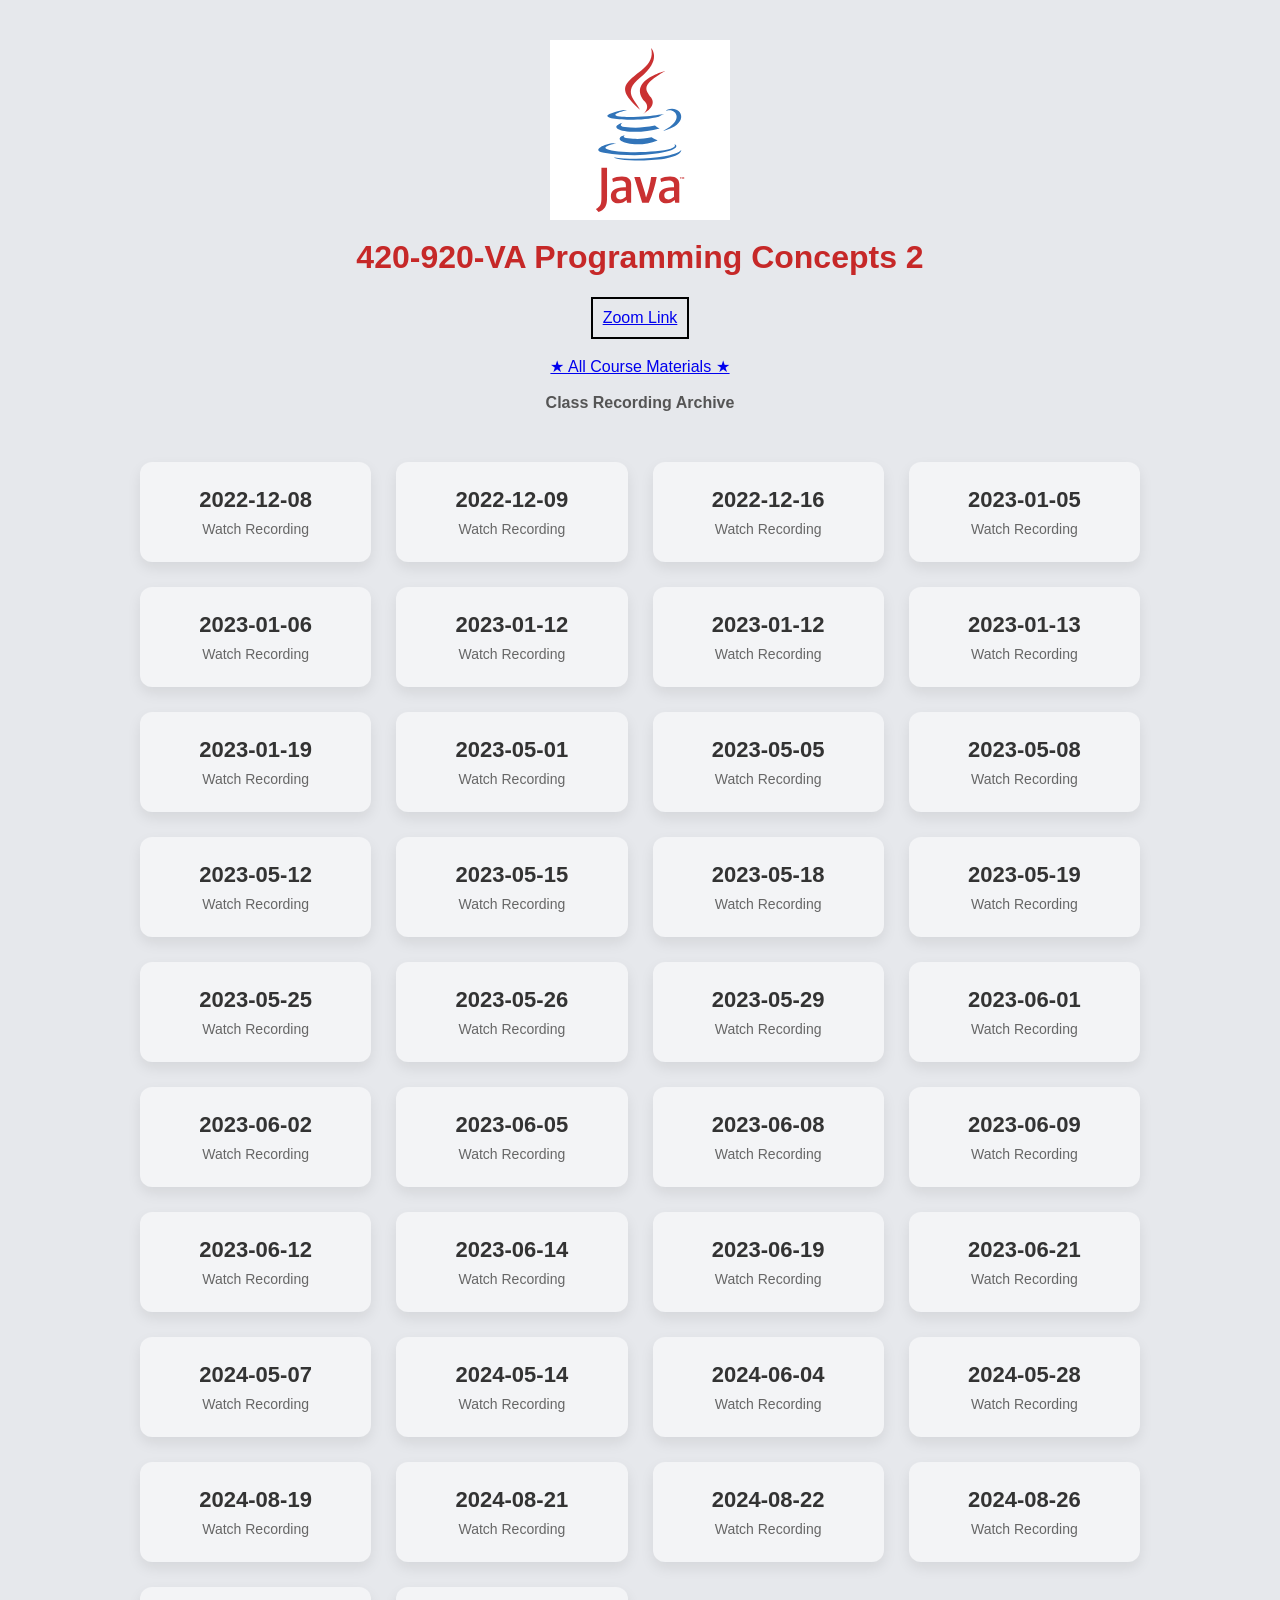
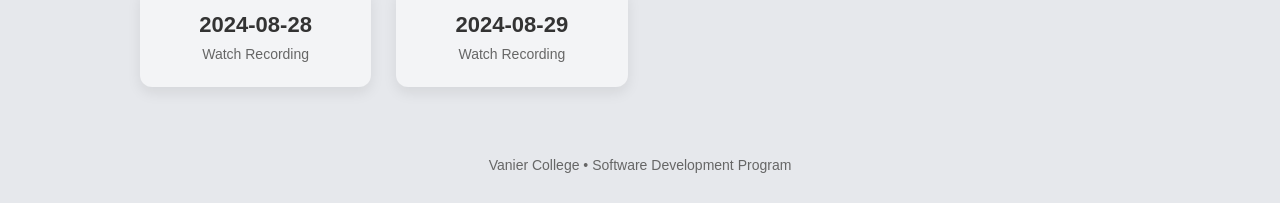
<file: Programming2.html>
<!DOCTYPE html>
<html lang="en">
<head>
<meta charset="UTF-8">
<meta name="viewport" content="width=device-width, initial-scale=1.0">

<title>420-920-VA Programming Concepts 2</title>

<style>

body{
    font-family: "Segoe UI", Arial, sans-serif;
    margin:0;
    background:#e6e8ec;
    color:#2f2f2f;
}

header{
    text-align:center;
    padding:40px 20px 10px 20px;
}

header img{
    width:180px;
}

h1{
    margin-top:15px;
    font-size:32px;
    color:#c62828;
}

.subtitle{
    font-size:16px;
    color:#555;
}

.container{
    max-width:1000px;
    margin:auto;
    padding:40px 20px;
}

.grid{
    display:grid;
    grid-template-columns: repeat(auto-fit,minmax(220px,1fr));
    gap:25px;
}

.card{
    background:#f3f4f6;
    padding:25px;
    border-radius:12px;
    text-align:center;
    text-decoration:none;
    color:#333;
    box-shadow:0 6px 14px rgba(0,0,0,0.08);
    transition: all 0.25s ease;
}

.card:hover{
    transform:translateY(-6px);
    box-shadow:0 12px 24px rgba(0,0,0,0.15);
    background:#ffffff;
}

.date{
    font-size:22px;
    font-weight:bold;
    margin-bottom:8px;
}

.watch{
    font-size:14px;
    color:#666;
}

footer{
    text-align:center;
    padding:30px;
    color:#666;
    font-size:14px;
}

</style>
</head>

<body>

<header>

<img src="logo-java.svg" alt="Vanier College Logo">

<h1>420-920-VA Programming Concepts 2</h1>

<center>
<div class="zoom-link" style="border: 2px solid black; padding: 10px; width: fit-content;">
<a href="https://concordia-ca.zoom.us/j/740176058" target="_blank" rel="noopener noreferrer" style="margin-top: 0;">
Zoom Link
</a>
</div>
</center>

<br>
    
<div class="practice">
<a href="https://drive.google.com/drive/folders/1CSxOoUOh8iUnAdNv18XJpQPGiIVg8ktw?usp=drive_link" target="_blank">
&#9733; All Course Materials &#9733;
</a>
</div>

<br>

<div class="subtitle">
<b>Class Recording Archive</b>
</div>

</header>

<div class="container">

<div class="grid">

<a class="card" href="https://www.youtube.com/watch?v=NPj2MuuOUqQ" target="_blank">
<div class="date">2022-12-08</div>
<div class="watch">Watch Recording</div>
</a>

<a class="card" href="https://www.youtube.com/watch?v=5ZFc1tOECpk" target="_blank">
<div class="date">2022-12-09</div>
<div class="watch">Watch Recording</div>
</a>

<a class="card" href="https://www.youtube.com/watch?v=h1sPGSLvl4o" target="_blank">
<div class="date">2022-12-16</div>
<div class="watch">Watch Recording</div>
</a>

<a class="card" href="https://www.youtube.com/watch?v=P6lMUgp4nwc" target="_blank">
<div class="date">2023-01-05</div>
<div class="watch">Watch Recording</div>
</a>

<a class="card" href="https://www.youtube.com/watch?v=cPelh2Mq0B8" target="_blank">
<div class="date">2023-01-06</div>
<div class="watch">Watch Recording</div>
</a>

<a class="card" href="https://www.youtube.com/watch?v=rxXKLFSYry0" target="_blank">
<div class="date">2023-01-12</div>
<div class="watch">Watch Recording</div>
</a>

<a class="card" href="https://www.youtube.com/watch?v=h_bftju6G9E" target="_blank">
<div class="date">2023-01-12</div>
<div class="watch">Watch Recording</div>
</a>

<a class="card" href="https://www.youtube.com/watch?v=LUzGSM9Yr8M" target="_blank">
<div class="date">2023-01-13</div>
<div class="watch">Watch Recording</div>
</a>

<a class="card" href="https://www.youtube.com/watch?v=XEvm93hObj8" target="_blank">
<div class="date">2023-01-19</div>
<div class="watch">Watch Recording</div>
</a>

<a class="card" href="https://www.youtube.com/watch?v=MNUC7k4awao" target="_blank">
<div class="date">2023-05-01</div>
<div class="watch">Watch Recording</div>
</a>

<a class="card" href="https://www.youtube.com/watch?v=VwXoUnJtMok" target="_blank">
<div class="date">2023-05-05</div>
<div class="watch">Watch Recording</div>
</a>

<a class="card" href="https://www.youtube.com/watch?v=2NF_Z8PpNEQ" target="_blank">
<div class="date">2023-05-08</div>
<div class="watch">Watch Recording</div>
</a>

<a class="card" href="https://www.youtube.com/watch?v=bAVMrSlEdNU" target="_blank">
<div class="date">2023-05-12</div>
<div class="watch">Watch Recording</div>
</a>

<a class="card" href="https://www.youtube.com/watch?v=mfVp3whlTWk" target="_blank">
<div class="date">2023-05-15</div>
<div class="watch">Watch Recording</div>
</a>

<a class="card" href="https://www.youtube.com/watch?v=FcMhgVyoxoA" target="_blank">
<div class="date">2023-05-18</div>
<div class="watch">Watch Recording</div>
</a>

<a class="card" href="https://www.youtube.com/watch?v=Oih7AycyUuo" target="_blank">
<div class="date">2023-05-19</div>
<div class="watch">Watch Recording</div>
</a>

<a class="card" href="https://www.youtube.com/watch?v=YdrHsPMUcuw" target="_blank">
<div class="date">2023-05-25</div>
<div class="watch">Watch Recording</div>
</a>

<a class="card" href="https://www.youtube.com/watch?v=kywQ3W5G2AU" target="_blank">
<div class="date">2023-05-26</div>
<div class="watch">Watch Recording</div>
</a>

<a class="card" href="https://www.youtube.com/watch?v=Pz9fTbS6HFI" target="_blank">
<div class="date">2023-05-29</div>
<div class="watch">Watch Recording</div>
</a>

<a class="card" href="https://www.youtube.com/watch?v=rHTUAuwwxT4" target="_blank">
<div class="date">2023-06-01</div>
<div class="watch">Watch Recording</div>
</a>

<a class="card" href="https://www.youtube.com/watch?v=n7Qc1K4d0rU" target="_blank">
<div class="date">2023-06-02</div>
<div class="watch">Watch Recording</div>
</a>

<a class="card" href="https://www.youtube.com/watch?v=WMYm3RzCmLc" target="_blank">
<div class="date">2023-06-05</div>
<div class="watch">Watch Recording</div>
</a>

<a class="card" href="https://www.youtube.com/watch?v=QvEAT_irqb0" target="_blank">
<div class="date">2023-06-08</div>
<div class="watch">Watch Recording</div>
</a>

<a class="card" href="https://www.youtube.com/watch?v=Vle-dZBcb1Y" target="_blank">
<div class="date">2023-06-09</div>
<div class="watch">Watch Recording</div>
</a>

<a class="card" href="https://www.youtube.com/watch?v=vKt-Qlerkbc" target="_blank">
<div class="date">2023-06-12</div>
<div class="watch">Watch Recording</div>
</a>

<a class="card" href="https://www.youtube.com/watch?v=rZM1e9ShEwg" target="_blank">
<div class="date">2023-06-14</div>
<div class="watch">Watch Recording</div>
</a>

<a class="card" href="https://www.youtube.com/watch?v=7-TJV5NL450" target="_blank">
<div class="date">2023-06-19</div>
<div class="watch">Watch Recording</div>
</a>

<a class="card" href="https://www.youtube.com/watch?v=XzoTXmDMuSY" target="_blank">
<div class="date">2023-06-21</div>
<div class="watch">Watch Recording</div>
</a>

<a class="card" href="https://www.youtube.com/watch?v=FsA3kDMrwOI" target="_blank">
<div class="date">2024-05-07</div>
<div class="watch">Watch Recording</div>
</a>

<a class="card" href="https://www.youtube.com/watch?v=TNXzFy9R-ro" target="_blank">
<div class="date">2024-05-14</div>
<div class="watch">Watch Recording</div>
</a>

<a class="card" href="https://www.youtube.com/watch?v=MEkODJGYkEI" target="_blank">
<div class="date">2024-06-04</div>
<div class="watch">Watch Recording</div>
</a>

<a class="card" href="https://www.youtube.com/watch?v=K1YxH11lK1c" target="_blank">
<div class="date">2024-05-28</div>
<div class="watch">Watch Recording</div>
</a>

<a class="card" href="https://www.youtube.com/watch?v=W4ZlGfJSZXU" target="_blank">
<div class="date">2024-08-19</div>
<div class="watch">Watch Recording</div>
</a>

<a class="card" href="https://www.youtube.com/watch?v=a-HDowPmvMI" target="_blank">
<div class="date">2024-08-21</div>
<div class="watch">Watch Recording</div>
</a>

<a class="card" href="https://www.youtube.com/watch?v=bqw2c6fzLiA" target="_blank">
<div class="date">2024-08-22</div>
<div class="watch">Watch Recording</div>
</a>

<a class="card" href="https://www.youtube.com/watch?v=7ZvVtAQpBCQ" target="_blank">
<div class="date">2024-08-26</div>
<div class="watch">Watch Recording</div>
</a>

<a class="card" href="https://www.youtube.com/watch?v=tlz1ekPsEnk" target="_blank">
<div class="date">2024-08-28</div>
<div class="watch">Watch Recording</div>
</a>

<a class="card" href="https://www.youtube.com/watch?v=IDruSVp2H3Q" target="_blank">
<div class="date">2024-08-29</div>
<div class="watch">Watch Recording</div>
</a>

</div>

</div>

<footer>
Vanier College • Software Development Program
</footer>

</body>
</html>
</file>
<file: NumConv/style.css>
:root {
    --bg-color: #0f172a;
    --card-bg: rgba(30, 41, 59, 0.7);
    --card-border: rgba(148, 163, 184, 0.1);
    --text-primary: #f8fafc;
    --text-secondary: #94a3b8;
    --accent-color: #38bdf8;
    --success-color: #4ade80;
    --error-color: #f87171;
    --font-main: 'Inter', sans-serif;
    --font-code: 'JetBrains Mono', monospace;
    --glow: 0 0 20px rgba(56, 189, 248, 0.15);
}

* {
    box-sizing: border-box;
    margin: 0;
    padding: 0;
}

body {
    background-color: var(--bg-color);
    background-image:
        radial-gradient(at 0% 0%, rgba(56, 189, 248, 0.15) 0px, transparent 50%),
        radial-gradient(at 100% 100%, rgba(139, 92, 246, 0.15) 0px, transparent 50%);
    background-attachment: fixed;
    color: var(--text-primary);
    font-family: var(--font-main);
    min-height: 100vh;
    display: flex;
    justify-content: center;
    overflow-y: scroll;
}

.app-container {
    width: 100%;
    max-width: 900px;
    padding: 2rem;
    display: flex;
    flex-direction: column;
    gap: 2rem;
}

header {
    margin-bottom: 2rem;
    width: 100%;
}

.stats-container {
    background: var(--card-bg);
    border-radius: 16px;
    border: 1px solid var(--card-border);
    backdrop-filter: blur(8px);
    overflow: hidden;
    display: flex;
    flex-direction: column;
}

.score-board {
    display: flex;
    justify-content: space-between;
    padding: 1rem 1.5rem;
    background: rgba(15, 23, 42, 0.4);
    border-bottom: 1px solid var(--card-border);
    font-weight: 600;
    color: var(--text-secondary);
}

.history-log {
    max-height: 100px;
    overflow-y: auto;
    padding: 0.75rem 1rem;
    font-family: var(--font-code);
    font-size: 0.85rem;
    display: flex;
    flex-direction: column-reverse;
    gap: 0.5rem;
}

/* Custom scrollbar for log */
.history-log::-webkit-scrollbar {
    width: 6px;
}

.history-log::-webkit-scrollbar-track {
    background: rgba(15, 23, 42, 0.3);
}

.history-log::-webkit-scrollbar-thumb {
    background: var(--card-border);
    border-radius: 3px;
}

.log-item {
    display: flex;
    align-items: center;
    gap: 0.5rem;
    padding: 0.25rem 0.5rem;
    border-radius: 4px;
    animation: fadeIn 0.3s ease;
}

@keyframes fadeIn {
    from {
        opacity: 0;
        transform: translateY(-5px);
    }

    to {
        opacity: 1;
        transform: translateY(0);
    }
}

.log-item.success {
    color: var(--success-color);
    background: rgba(74, 222, 128, 0.1);
}

.log-item.error {
    color: var(--error-color);
    background: rgba(248, 113, 113, 0.1);
}

.history-placeholder {
    color: var(--text-secondary);
    font-style: italic;
    text-align: center;
    padding: 1rem;
    opacity: 0.5;
}

#game-board {
    display: flex;
    flex-direction: column;
    gap: 1.5rem;
    position: relative;
}

.card {
    background: var(--card-bg);
    backdrop-filter: blur(12px);
    border: 1px solid var(--card-border);
    border-radius: 16px;
    padding: 1.5rem;
    box-shadow: 0 4px 6px -1px rgba(0, 0, 0, 0.1), 0 2px 4px -1px rgba(0, 0, 0, 0.06);
    transition: all 0.4s cubic-bezier(0.4, 0, 0.2, 1);
    opacity: 0;
    transform: translateY(20px);
    animation: slideIn 0.5s ease forwards;
    position: relative;
    overflow: hidden;
}

@keyframes slideIn {
    to {
        opacity: 1;
        transform: translateY(0);
    }
}

.card.solved-anim {
    transform: scale(0.95) translateY(-10px);
    opacity: 0;
    pointer-events: none;
}

.card-header {
    display: flex;
    justify-content: space-between;
    align-items: center;
    margin-bottom: 1.5rem;
    border-bottom: 1px solid var(--card-border);
    padding-bottom: 1rem;
}

.card-title {
    font-weight: 600;
    font-size: 1.1rem;
    color: var(--text-secondary);
}

.badge {
    padding: 0.25rem 0.75rem;
    border-radius: 9999px;
    font-size: 0.75rem;
    font-weight: 700;
    text-transform: uppercase;
    letter-spacing: 0.05em;
}

.badge.signed {
    background: rgba(248, 113, 113, 0.2);
    color: #f87171;
    border: 1px solid rgba(248, 113, 113, 0.3);
}

.badge.unsigned {
    background: rgba(56, 189, 248, 0.2);
    color: #38bdf8;
    border: 1px solid rgba(56, 189, 248, 0.3);
}

/* Layout Classes */
.inputs-row-full {
    margin-bottom: 1.5rem;
}

.inputs-grid-3 {
    display: grid;
    grid-template-columns: repeat(3, 1fr);
    gap: 1.5rem;
}

.input-group {
    display: flex;
    flex-direction: column;
    gap: 0.5rem;
}

/* Full width input specifically for binary */
.inputs-row-full .input-group input {
    font-family: var(--font-code);
    letter-spacing: 0.05em;
    /* help reading binary */
    font-size: 1.1rem;
    /* Slightly larger for binary */
}

.input-group label {
    font-size: 0.8rem;
    font-weight: 600;
    color: var(--text-secondary);
    text-transform: uppercase;
    letter-spacing: 0.05em;
    display: flex;
    justify-content: space-between;
    align-items: center;
}

/* Show Button */
.show-btn {
    background: transparent;
    border: 1px solid var(--accent-color);
    color: var(--accent-color);
    padding: 2px 8px;
    border-radius: 4px;
    font-size: 0.7rem;
    cursor: pointer;
    transition: all 0.2s;
}

.show-btn:hover {
    background: rgba(56, 189, 248, 0.1);
}

.input-wrapper {
    position: relative;
}

.input-wrapper input {
    width: 100%;
    background: rgba(15, 23, 42, 0.6);
    border: 2px solid var(--card-border);
    border-radius: 8px;
    padding: 0.75rem 1rem;
    color: var(--text-primary);
    font-family: var(--font-code);
    font-size: 1rem;
    transition: all 0.2s ease;
}

.input-wrapper input:focus {
    outline: none;
    border-color: var(--accent-color);
    box-shadow: 0 0 0 4px rgba(56, 189, 248, 0.1);
}

.input-wrapper input:disabled {
    opacity: 0.7;
    background: rgba(15, 23, 42, 0.3);
    border-color: transparent;
    cursor: default;
    color: var(--accent-color);
    font-weight: 700;
}

/* Validation Styles */
.input-wrapper.correct input {
    border-color: var(--success-color);
    color: var(--success-color);
}

.input-wrapper.correct::after {
    content: '✓';
    position: absolute;
    right: 12px;
    top: 50%;
    transform: translateY(-50%);
    color: var(--success-color);
    font-weight: bold;
}

.input-wrapper.wrong input {
    border-color: var(--error-color);
    animation: shake 0.4s cubic-bezier(.36, .07, .19, .97) both;
}

@keyframes shake {

    10%,
    90% {
        transform: translate3d(-1px, 0, 0);
    }

    20%,
    80% {
        transform: translate3d(2px, 0, 0);
    }

    30%,
    50%,
    70% {
        transform: translate3d(-4px, 0, 0);
    }

    40%,
    60% {
        transform: translate3d(4px, 0, 0);
    }
}

/* Modal Styles */
.modal-overlay {
    position: fixed;
    top: 0;
    left: 0;
    width: 100%;
    height: 100%;
    background: rgba(0, 0, 0, 0.5);
    backdrop-filter: blur(4px);
    display: flex;
    justify-content: center;
    align-items: center;
    z-index: 1000;
    animation: fadeIn 0.2s ease;
}

.modal-overlay.hidden {
    display: none;
}

.modal {
    background: #1e293b;
    border: 1px solid var(--card-border);
    border-radius: 16px;
    width: 90%;
    max-width: 500px;
    max-height: 80vh;
    display: flex;
    flex-direction: column;
    box-shadow: 0 20px 25px -5px rgba(0, 0, 0, 0.1), 0 10px 10px -5px rgba(0, 0, 0, 0.04);
}

.modal-header {
    padding: 1rem 1.5rem;
    border-bottom: 1px solid var(--card-border);
    display: flex;
    justify-content: space-between;
    align-items: center;
}

.modal-header h2 {
    font-size: 1.25rem;
    color: var(--text-primary);
}

.close-btn {
    background: none;
    border: none;
    color: var(--text-secondary);
    font-size: 1.5rem;
    cursor: pointer;
    line-height: 1;
}

.close-btn:hover {
    color: var(--text-primary);
}

.modal-content {
    padding: 1.5rem;
    overflow-y: auto;
    font-size: 0.95rem;
    line-height: 1.6;
    color: var(--text-secondary);
}

.modal-content code {
    background: rgba(0, 0, 0, 0.3);
    padding: 0.2rem 0.4rem;
    border-radius: 4px;
    font-family: var(--font-code);
    color: var(--accent-color);
}

.step {
    margin-bottom: 1rem;
    padding-left: 1rem;
    border-left: 2px solid var(--card-border);
}

footer {
    margin-top: auto;
}

@media (max-width: 700px) {
    .app-container {
        padding: 1rem;
    }

    .inputs-grid-3 {
        grid-template-columns: 1fr;
    }
}
</file>
